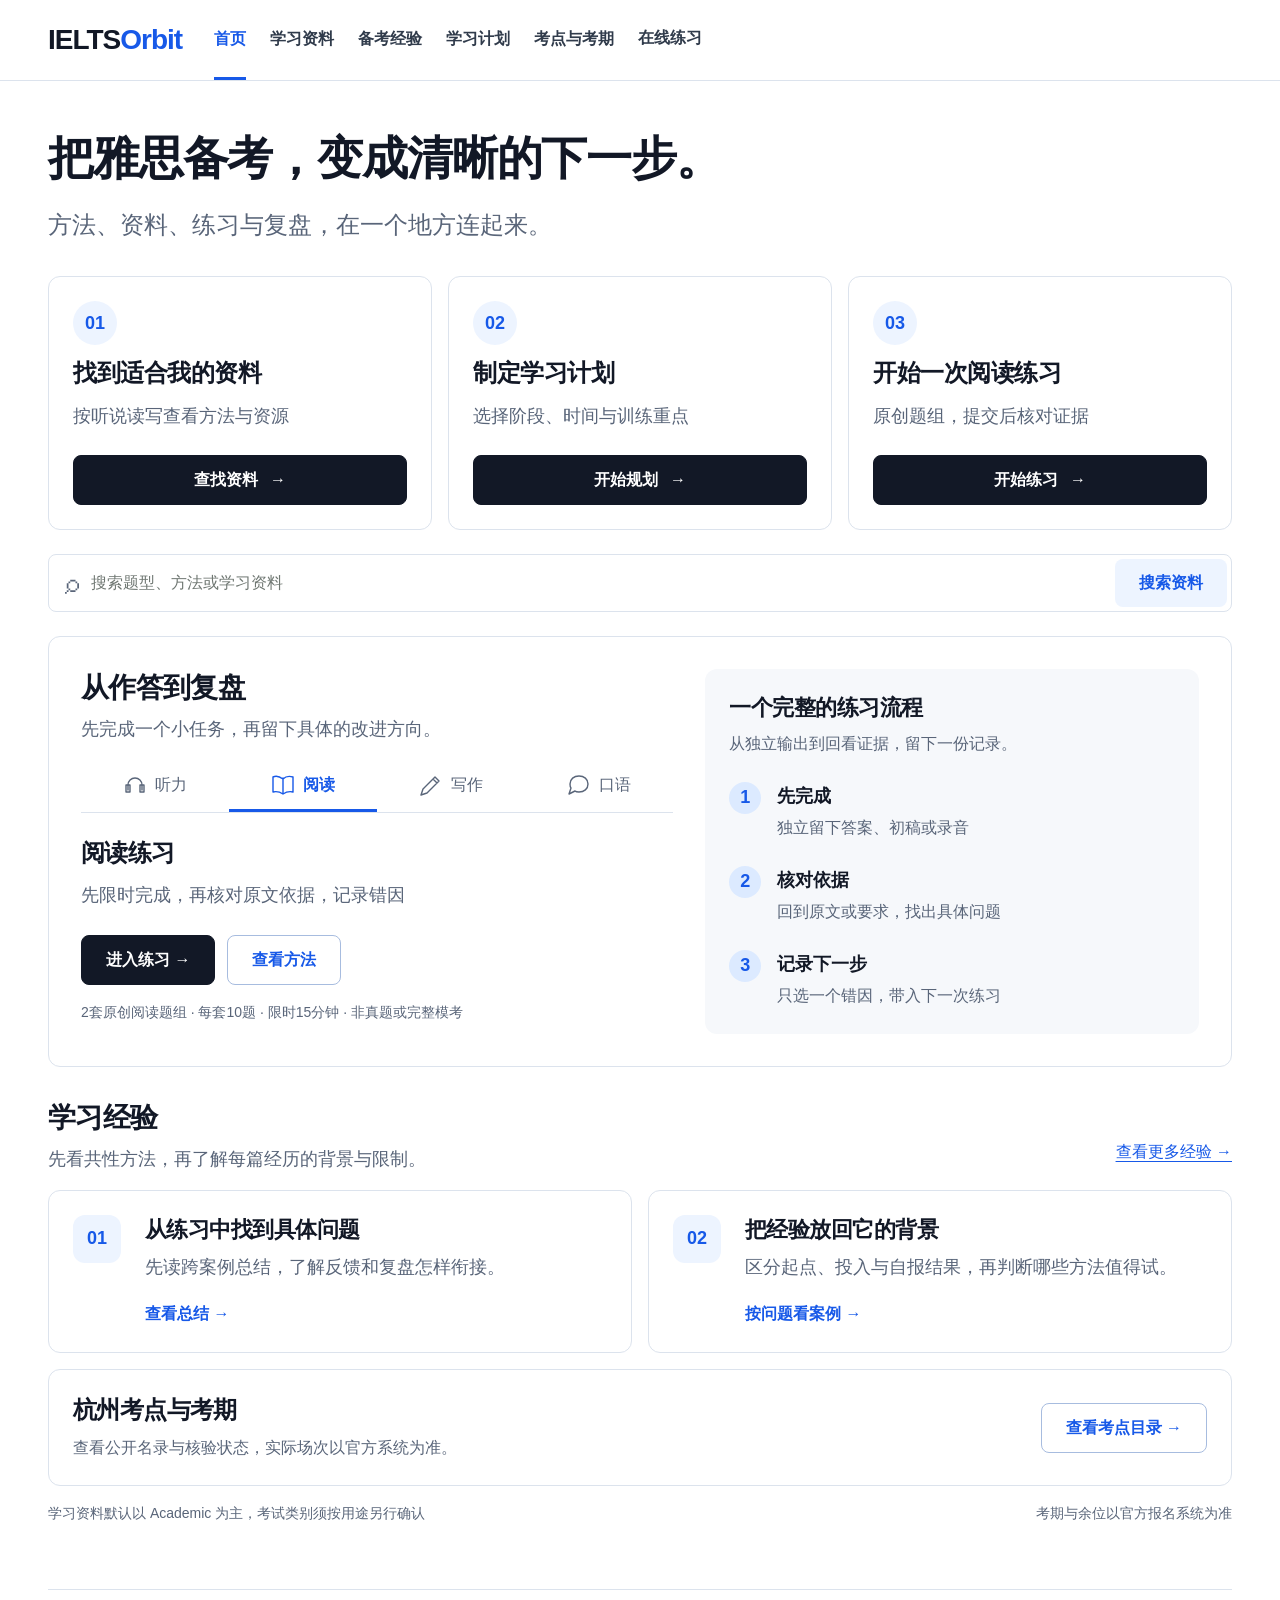
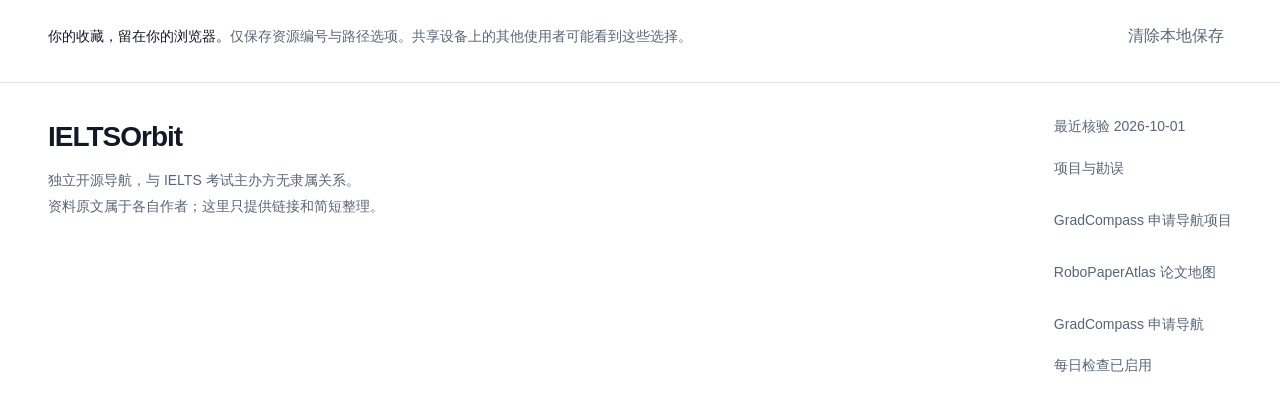
<file: index.html>
<!doctype html>
<html lang="zh-CN">
<head>
  <meta charset="UTF-8"><meta name="viewport" content="width=device-width, initial-scale=1">
  <meta name="description" content="IELTSOrbit：面向不同基础的雅思学习资源、备考路径，以及公开考点与考期信息。">
  <meta name="color-scheme" content="light">
  <meta http-equiv="Content-Security-Policy" content="default-src 'self'; script-src 'self'; style-src 'self'; img-src 'self' data:; connect-src 'self'; object-src 'none'; base-uri 'self'; form-action 'none'; frame-src 'none'">
  <title>IELTSOrbit · 雅思学习导航</title>
  <link rel="icon" href="./assets/favicon.svg" type="image/svg+xml">
  <link rel="stylesheet" href="./assets/styles.css?v=cfc01c25488c">
  <link rel="stylesheet" href="./assets/orbit-ui.css?v=a1bf65792953">
  <script defer src="./assets/orbit-ui.js?v=2a669343e508"></script>
  <script defer src="./assets/core.js?v=bcbe695cf086"></script><script defer src="./assets/experience.js?v=f0d72a40f0a9"></script><script defer src="./assets/app.js?v=f171ddf9b82a"></script>
</head>
<body>
<a id="skip-main" class="skip-link" href="#main">跳到主要内容</a>
<header class="site-header">
  <div class="header-inner"><a class="brand" href="#start" aria-label="IELTSOrbit 首页"><span>IELTS<span class="brand-orbit">Orbit</span></span></a>
  <button id="menu-toggle" class="menu-toggle" type="button" aria-expanded="false" aria-controls="main-navigation" aria-label="展开导航"><span aria-hidden="true">☰</span></button>
  <nav class="section-nav" id="main-navigation" role="tablist" aria-label="浏览内容"><button id="tab-start" role="tab" aria-controls="panel-start" aria-selected="true" data-tab="start">首页</button><button id="tab-library" role="tab" aria-controls="panel-library" aria-selected="false" tabindex="-1" data-tab="library">学习资料</button><button id="tab-experience" role="tab" aria-controls="panel-experience" aria-selected="false" tabindex="-1" data-tab="experience">备考经验</button><button id="tab-path" role="tab" aria-controls="panel-path" aria-selected="false" tabindex="-1" data-tab="path">学习计划</button><button id="tab-exams" role="tab" aria-controls="panel-exams" aria-selected="false" tabindex="-1" data-tab="exams">考点与考期</button><a class="nav-practice" href="./practice-preview/">在线练习</a></nav></div>
</header>
<main id="main" class="page-shell" tabindex="-1">
  <section id="site-intro" class="intro orbit-hero" aria-labelledby="page-title">
    <div class="hero-copy"><h1 id="page-title">把雅思备考，变成清晰的下一步。</h1><p class="intro-copy">方法、资料、练习与复盘，在一个地方连起来。</p></div>
    <div class="home-task-grid">
      <article class="home-task"><span class="task-index">01</span><h2>找到适合我的资料</h2><p>按听说读写查看方法与资源</p><button class="primary-button" type="button" data-go="library">查找资料 <span aria-hidden="true">→</span></button></article>
      <article class="home-task"><span class="task-index">02</span><h2>制定学习计划</h2><p>选择阶段、时间与训练重点</p><button class="primary-button" type="button" data-go="path">开始规划 <span aria-hidden="true">→</span></button></article>
      <article class="home-task"><span class="task-index">03</span><h2>开始一次阅读练习</h2><p>原创题组，提交后核对证据</p><a class="primary-button" href="./practice-preview/">开始练习 <span aria-hidden="true">→</span></a></article>
    </div>
    <form id="home-search-form" class="home-search" role="search" aria-label="搜索学习资料"><label class="visually-hidden" for="home-search">搜索题型、方法或学习资料</label><span aria-hidden="true">⌕</span><input id="home-search" type="search" placeholder="搜索题型、方法或学习资料" autocomplete="off"><button type="submit">搜索资料</button></form>
  </section>

  <section id="panel-start" class="panel" role="tabpanel" aria-labelledby="tab-start">
    <div class="home-learning"><div class="home-learning-main"><div class="home-subject-heading"><h2>从作答到复盘</h2><p>先完成一个小任务，再留下具体的改进方向。</p></div>
    <div class="home-subject-tabs" role="tablist" aria-label="选择今天的练习科目"><button type="button" id="home-tab-listening" data-home-skill="listening" role="tab" aria-selected="false" aria-controls="home-panel-listening" tabindex="-1"><svg class="skill-icon " viewBox="0 0 24 24" fill="none" stroke="currentColor" stroke-width="1.4" stroke-linecap="round" stroke-linejoin="round" aria-hidden="true"><path d="M5 17v-5a7 7 0 0 1 14 0v5M5 12H3v7h4v-7H5m14 0h2v7h-4v-7h2"/></svg><span>听力</span></button><button type="button" id="home-tab-reading" data-home-skill="reading" role="tab" aria-selected="true" aria-controls="home-panel-reading" tabindex="0"><svg class="skill-icon " viewBox="0 0 24 24" fill="none" stroke="currentColor" stroke-width="1.4" stroke-linecap="round" stroke-linejoin="round" aria-hidden="true"><path d="M12 5v16M12 6C8 3 4 3 2 4v15c4-1 7 0 10 2 3-2 6-3 10-2V4c-3-1-7-1-10 2Z"/></svg><span>阅读</span></button><button type="button" id="home-tab-writing" data-home-skill="writing" role="tab" aria-selected="false" aria-controls="home-panel-writing" tabindex="-1"><svg class="skill-icon " viewBox="0 0 24 24" fill="none" stroke="currentColor" stroke-width="1.4" stroke-linecap="round" stroke-linejoin="round" aria-hidden="true"><path d="m4 16 12-12 4 4L8 20l-6 2 2-6Zm10-10 4 4"/></svg><span>写作</span></button><button type="button" id="home-tab-speaking" data-home-skill="speaking" role="tab" aria-selected="false" aria-controls="home-panel-speaking" tabindex="-1"><svg class="skill-icon " viewBox="0 0 24 24" fill="none" stroke="currentColor" stroke-width="1.4" stroke-linecap="round" stroke-linejoin="round" aria-hidden="true"><path d="M21 11c0 5-4 8-9 8-1 0-3 0-4-1l-6 3 2-6c-1-1-1-3-1-4 0-5 4-8 9-8s9 3 9 8Z"/></svg><span>口语</span></button></div><section id="home-panel-listening" class="home-subject-card" role="tabpanel" aria-labelledby="home-tab-listening" hidden><div class="home-subject-art"><svg class="skill-icon " viewBox="0 0 24 24" fill="none" stroke="currentColor" stroke-width="1.4" stroke-linecap="round" stroke-linejoin="round" aria-hidden="true"><path d="M5 17v-5a7 7 0 0 1 14 0v5M5 12H3v7h4v-7H5m14 0h2v7h-4v-7h2"/></svg></div><div class="home-subject-content"><h3>听力练习</h3><p>先听一小段，再对照文本，找出没有听清的地方</p><div class="home-card-actions"><button type="button" class="primary-button" data-intent="listening">跟着方法开始 →</button><button type="button" class="secondary-button" data-intent="listening">查看方法</button></div><p class="home-practice-note">从方法页选择材料，在自己的答案、初稿或录音中练习</p></div></section><section id="home-panel-reading" class="home-subject-card" role="tabpanel" aria-labelledby="home-tab-reading"><div class="home-subject-art"><svg class="skill-icon " viewBox="0 0 24 24" fill="none" stroke="currentColor" stroke-width="1.4" stroke-linecap="round" stroke-linejoin="round" aria-hidden="true"><path d="M12 5v16M12 6C8 3 4 3 2 4v15c4-1 7 0 10 2 3-2 6-3 10-2V4c-3-1-7-1-10 2Z"/></svg></div><div class="home-subject-content"><h3>阅读练习</h3><p>先限时完成，再核对原文依据，记录错因</p><div class="home-card-actions"><a class="primary-button" href="./practice-preview/">进入练习 →</a><button type="button" class="secondary-button" data-intent="reading">查看方法</button></div><p class="home-practice-note">2套原创阅读题组 · 每套10题 · 限时15分钟 · 非真题或完整模考</p></div></section><section id="home-panel-writing" class="home-subject-card" role="tabpanel" aria-labelledby="home-tab-writing" hidden><div class="home-subject-art"><svg class="skill-icon " viewBox="0 0 24 24" fill="none" stroke="currentColor" stroke-width="1.4" stroke-linecap="round" stroke-linejoin="round" aria-hidden="true"><path d="m4 16 12-12 4 4L8 20l-6 2 2-6Zm10-10 4 4"/></svg></div><div class="home-subject-content"><h3>写作练习</h3><p>先留下一份初稿，再对照要求逐项修改</p><div class="home-card-actions"><button type="button" class="primary-button" data-intent="writing">跟着方法开始 →</button><button type="button" class="secondary-button" data-intent="writing">查看方法</button></div><p class="home-practice-note">从方法页选择材料，在自己的答案、初稿或录音中练习</p></div></section><section id="home-panel-speaking" class="home-subject-card" role="tabpanel" aria-labelledby="home-tab-speaking" hidden><div class="home-subject-art"><svg class="skill-icon " viewBox="0 0 24 24" fill="none" stroke="currentColor" stroke-width="1.4" stroke-linecap="round" stroke-linejoin="round" aria-hidden="true"><path d="M21 11c0 5-4 8-9 8-1 0-3 0-4-1l-6 3 2-6c-1-1-1-3-1-4 0-5 4-8 9-8s9 3 9 8Z"/></svg></div><div class="home-subject-content"><h3>口语练习</h3><p>先录下一段回答，再回听表达与衔接的问题</p><div class="home-card-actions"><button type="button" class="primary-button" data-intent="speaking">跟着方法开始 →</button><button type="button" class="secondary-button" data-intent="speaking">查看方法</button></div><p class="home-practice-note">从方法页选择材料，在自己的答案、初稿或录音中练习</p></div></section>
    </div><aside class="home-method-flow" aria-label="一次完整的练习流程"><h3>一个完整的练习流程</h3><p>从独立输出到回看证据，留下一份记录。</p><ol><li><span>1</span><div><strong>先完成</strong><p>独立留下答案、初稿或录音</p></div></li><li><span>2</span><div><strong>核对依据</strong><p>回到原文或要求，找出具体问题</p></div></li><li><span>3</span><div><strong>记录下一步</strong><p>只选一个错因，带入下一次练习</p></div></li></ol></aside></div>
    <div class="home-experience-heading"><div><h2>学习经验</h2><p>先看共性方法，再了解每篇经历的背景与限制。</p></div><a href="#experience">查看更多经验 →</a></div>
    <div class="home-experience-grid"><a href="#experience" class="home-experience"><span class="home-experience-icon" aria-hidden="true">01</span><div><h3>从练习中找到具体问题</h3><p>先读跨案例总结，了解反馈和复盘怎样衔接。</p><span class="inline-link">查看总结 →</span></div></a><a href="#experience" class="home-experience"><span class="home-experience-icon" aria-hidden="true">02</span><div><h3>把经验放回它的背景</h3><p>区分起点、投入与自报结果，再判断哪些方法值得试。</p><span class="inline-link">按问题看案例 →</span></div></a></div>
    <div class="home-center-strip"><div><h2>杭州考点与考期</h2><p>查看公开名录与核验状态，实际场次以官方系统为准。</p></div><a class="secondary-button" href="#exams">查看考点目录 →</a></div>
    <div class="home-disclosure"><span>学习资料默认以 Academic 为主，考试类别须按用途另行确认</span><span>考期与余位以官方报名系统为准</span></div>
  </section>
  <section id="panel-library" class="panel" role="tabpanel" aria-labelledby="tab-library" hidden>
    <div class="section-heading library-heading"><div><h1 id="library-title">学习资料</h1><p>先读单科重点与资料摘要，再留下答案、初稿或录音。原文放在站内详情的最后。</p></div></div>
    <div id="plan-return" class="journey-return" hidden><a href="#path/result">← 回到今天与本周计划</a><span>查看资料不会改动已保存的选择</span></div>
    <form id="filter-form" class="guided-filter" role="search" aria-label="筛选学习资料">
      <label class="search-control"><span>搜索当前资料</span><input id="search" type="search" placeholder="例如：定位、录音、写作反馈" autocomplete="off"></label>
      <label class="scope-control"><span>资料范围</span><select id="recommendation-filter" aria-describedby="scope-help"><option value="recommended" selected>默认推荐</option><option value="all">全部资料（含比较案例）</option><option value="reference">仅参考案例（非推荐）</option></select></label>
      <p id="scope-help" class="scope-help">科目与资料范围分别筛选；默认展示推荐资料。</p>
      <details id="advanced-filters" class="advanced-filters"><summary id="advanced-filter-summary">更多筛选：来源、阶段、费用和访问</summary><div class="filter-bar">
        <label><span>来源</span><select id="source-filter"><option value="all">全部来源</option><option value="official">官方</option><option value="teacher">教师 / 教学平台</option><option value="experience">考生经验</option></select></label>
        <label><span>练习科目</span><select id="skill-filter"><option value="all">全部科目</option><option value="listening" selected>听力</option><option value="reading">阅读</option><option value="writing">写作</option><option value="speaking">口语</option><option value="general">综合 / 考试信息</option><option value="vocabulary">词汇</option></select></label>
        <label><span>学习阶段</span><select id="level-filter"><option value="all">不限阶段</option><option value="foundation">打基础</option><option value="developing">进阶练习</option><option value="advanced">精细提升</option></select></label>
        <label><span>费用</span><select id="price-filter"><option value="all">不限费用</option><option value="free">免费</option><option value="mixed">免费与付费</option><option value="paid">付费</option></select></label>
        <label><span>访问</span><select id="access-filter"><option value="all">不限访问方式</option><option value="open">可直接访问</option><option value="account">需要账户</option><option value="varies">以来源页为准</option></select></label>
      </div></details>
    </form>
    <div class="library-layout">
    <div id="skill-navigation" class="skill-navigation" aria-label="选择学习科目"></div>
    <div id="learning-guide" class="learning-guide"></div>
    </div>
    <div class="subsection-heading resource-heading"><div><h3 id="resource-heading">配套资料</h3><p>卡片先读摘要；展开详情后，再决定要不要去原文。</p></div></div>
    <div class="results-toolbar"><p id="result-count" role="status" aria-live="polite">正在读取资料…</p><div class="result-actions"><button id="saved-filter" class="text-button" type="button" aria-pressed="false">仅看已收藏 <span id="saved-count">0</span></button><button id="reset-filters" class="text-button" type="button">清除筛选</button></div></div>
    <div id="load-error" class="notice" hidden><h3>资料暂时没有加载成功</h3><p>请刷新重试。备考路径仍可使用；不要把加载失败当作没有资源。</p><button id="retry-load" class="secondary-button" type="button">重新加载资料</button></div>
    <div id="active-filters" class="active-filters" role="group" aria-label="当前资料筛选，可逐项移除" hidden></div>
    <div id="resource-grid" class="resource-grid"></div>
    <div id="empty-state" class="empty-state" hidden><span aria-hidden="true">⌕</span><h3>暂时没有匹配的资料</h3><p>试试减少筛选条件，或搜索更宽泛的关键词。</p><button id="empty-reset" class="secondary-button" type="button">恢复默认筛选</button></div>
    <aside class="source-guide" aria-labelledby="source-guide-title"><h3 id="source-guide-title">同样是资料，证据的分量不同</h3><div class="source-guide-grid"><p><strong>官方资料</strong>用于核对考试形式、评分标准和报名政策。</p><p><strong>教师讲解</strong>提供训练方法，效果仍需用自己的练习检验。</p><p><strong>考生经验</strong>适合借鉴过程，个人成绩不代表可复制的结果。</p></div><details class="coverage-details"><summary>本轮核验范围与覆盖缺口</summary><div id="coverage-list"></div></details><details class="coverage-details"><summary>经验怎么用：方法、分歧与证据边界</summary><div id="evidence-review"></div></details></aside>
  </section>
  <section id="panel-experience" class="panel" role="tabpanel" aria-labelledby="tab-experience" hidden><div class="section-heading"><div><p class="eyebrow">看清别人做了什么，再判断是否适合自己</p><h1 id="experience-title">备考经验</h1><p>先读跨案例总结，再按你的问题看过程。自报成绩与备考时长不能直接变成你的提分计划。</p></div></div><div id="experience-root"></div></section>
  <section id="panel-path" class="panel" role="tabpanel" aria-labelledby="tab-path" hidden>
    <div class="section-heading"><div><p class="eyebrow">四个小选择，换成今天能做的事</p><h1>制定学习计划</h1><p>不用先估分，也不用现在决定首考日期。按你的回答给出可调整的练习建议。</p></div></div>
    <ol class="journey-steps" aria-label="计划使用顺序"><li><strong>1 · 填四项选择</strong><span>不确定的项目可以跳过</span></li><li><strong>2 · 看今天与7天安排</strong><span>每项任务都能打开方法和资料</span></li><li><strong>3 · 练完后再调整</strong><span>按自己的记录改优先项</span></li></ol>
    <div class="plan-shell">
      <div id="plan-wizard" class="plan-wizard"><aside class="wizard-explainer"><p class="eyebrow">可随时调整的起步安排</p><h3>给今天留一个清晰的任务</h3><ol><li><strong>训练</strong><span>按可用时间完成一个小任务</span></li><li><strong>反馈</strong><span>对照原文或评分要求找问题</span></li><li><strong>复盘</strong><span>留下一条明天能尝试的动作</span></li></ol><p class="micro-copy">不确定的经历、分数和优先项都可以不填写。计划不估分，也不预测提分周期。</p></aside>
        <ol id="plan-progress" class="plan-progress" aria-label="计划制定进度"></ol>
        <form id="plan-form">
          <fieldset id="plan-step-1" class="plan-step" tabindex="-1"><legend>1. 你考过雅思吗？</legend><p>只用于决定是否先熟悉题型，不据此推算能力。</p><label><span>考试经历</span><select id="exam-history"><option value="unknown">暂不填写 / 不确定</option><option value="no">还没考过</option><option value="yes">考过</option></select></label><label><span>已有的分数参照（可跳过）</span><select id="baseline"><option value="unknown">没有可靠参照 / 暂不填写</option><option value="5.5">约 5.5</option><option value="6">约 6.0</option><option value="6.5">约 6.5</option></select></label></fieldset>
          <fieldset id="plan-step-2" class="plan-step" tabindex="-1" hidden><legend>2. 你希望达到什么要求？</legend><p>目标用于提醒核对总分与单项门槛，不代表能在一周内达到。</p><label><span>目标总分参考</span><select id="target"><option value="unknown" selected>还不确定 / 先开始学习</option><option value="6.5">6.5</option><option value="7">7.0</option><option value="7.5">7.5 及以上</option></select></label></fieldset>
          <fieldset id="plan-step-3" class="plan-step" tabindex="-1" hidden><legend>3. 每天能留出多少时间？</legend><p>把任务拆到这段时间里，没完成可以移到下一天。</p><label><span>每天可用时间</span><select id="daily-time"><option value="15">约 15 分钟</option><option value="30" selected>约 30 分钟</option><option value="60">约 60 分钟</option><option value="90">约 90 分钟</option></select></label></fieldset>
          <fieldset id="plan-step-4" class="plan-step" tabindex="-1" hidden><legend>4. 哪一科最需要帮助？</legend><p>不知道也可以。我们会先安排轮流观察四科，之后你再调整。</p><label><span>本周优先项</span><select id="weak-skill"><option value="unknown">还不知道，先观察</option><option value="listening">听力</option><option value="reading">阅读</option><option value="writing">写作</option><option value="speaking">口语</option></select></label></fieldset>
          <div class="wizard-actions"><button id="cancel-plan-edit" class="text-button" type="button" hidden>取消调整，返回原计划</button><button id="plan-back" class="secondary-button" type="button">上一步</button><button id="plan-next" class="primary-button" type="button">下一步</button></div>
        </form>
      </div>
      <p id="plan-draft-status" class="notice plan-draft-status" role="status" hidden></p>
      <div id="path-result" class="path-result" aria-live="polite" hidden></div>
      <div id="plan-result-actions" class="plan-result-actions" hidden><button id="edit-plan" class="secondary-button" type="button">调整这份计划</button><button id="save-path" class="text-button" type="button">保存这组选择</button><button id="discard-plan-draft" class="text-button" type="button" hidden>放弃调整，返回原计划</button></div>
      <p class="micro-copy">仅保存在本浏览器，不上传、不登录，也不会跨设备同步。清除浏览器数据会丢失选择。</p><p id="path-save-status" class="save-status" role="status" aria-live="polite"></p>
    </div>
    <div class="practice-note"><h3>用可观察的变化衡量练习</h3><p>以下为编辑建议，不是成绩或周期承诺。</p><ul id="methodology-list" class="methodology-list"></ul><div id="methodology-sources" class="methodology-sources"></div><button class="text-button" type="button" data-go="library">回到资料库挑选练习</button></div>
  </section>
  <section id="panel-exams" class="panel" role="tabpanel" aria-labelledby="tab-exams" hidden>
    <div class="section-heading"><div><p class="eyebrow">先核对，再安排</p><h1>杭州考点与考期</h1><p>从杭州开始整理公开信息。城市与考点介绍不等于实时可报名场次。</p></div><span class="location-chip">杭州 · 首批覆盖</span></div>
    <div id="exam-overview" class="exam-overview"></div>
    <div class="subsection-heading"><h3>在哪里考？</h3><p>先比较地点，展开看地址与核验范围。公开名录不代表当期开放。</p></div><div id="center-list" class="center-list"></div>
    <div class="subsection-heading"><h3>什么时候考？</h3><p>公开计划日期与杭州可报名场次、余位是不同信息。</p></div><div id="calendar-list" class="calendar-list"></div>
    <div class="subsection-heading"><h3>报名前需要知道</h3><p>先读摘要，展开后再核对官方原文。</p></div><div id="policy-grid" class="policy-grid"></div>
    <div class="exam-warning"><strong>准备报名时，再核对当期安排</strong><p>最终考试地点、日期、余位与费用，以官方报名系统当前显示为准。是否报名和选择哪一天由你决定。</p><a class="primary-button" id="booking-link" href="https://ielts.neea.cn/" target="_blank" rel="noopener noreferrer">前往官方报名平台 ↗</a></div>
    <div id="exam-data-empty" class="empty-state" hidden><h3>公开信息正在校核</h3><p>请先使用官方报名平台查看当期安排。</p></div>
  </section>
  <aside class="local-note"><p><strong>你的收藏，留在你的浏览器。</strong>仅保存资源编号与路径选项。共享设备上的其他使用者可能看到这些选择。</p><button id="clear-local" class="text-button" type="button">清除本地保存</button><p id="local-status" role="status" aria-live="polite"></p></aside>
</main>
<footer class="site-footer"><div><a class="brand footer-brand" href="#library">IELTSOrbit</a><p>独立开源导航，与 IELTS 考试主办方无隶属关系。</p><p>资料原文属于各自作者；这里只提供链接和简短整理。</p></div><div class="footer-links"><span id="checked-date">首版资料校核中</span><a href="https://github.com/CHUNHUI-LAB/IELTSOrbit" target="_blank" rel="noopener noreferrer">项目与勘误</a><a href="https://github.com/CHUNHUI-LAB/GradCompass" target="_blank" rel="noopener noreferrer">GradCompass 申请导航项目</a><a href="https://chunhui-lab.github.io/RoboPaperAtlas/" target="_blank" rel="noopener noreferrer">RoboPaperAtlas 论文地图</a><a href="https://chunhui-lab.github.io/GradCompass/" target="_blank" rel="noopener noreferrer">GradCompass 申请导航</a><span id="update-status">每日检查已启用</span></div></footer>
<noscript><p class="noscript">此页筛选需要 JavaScript。考试安排可直接前往 <a href="https://ielts.neea.cn/">官方报名平台</a>核对。</p></noscript>
</body></html>
</file>
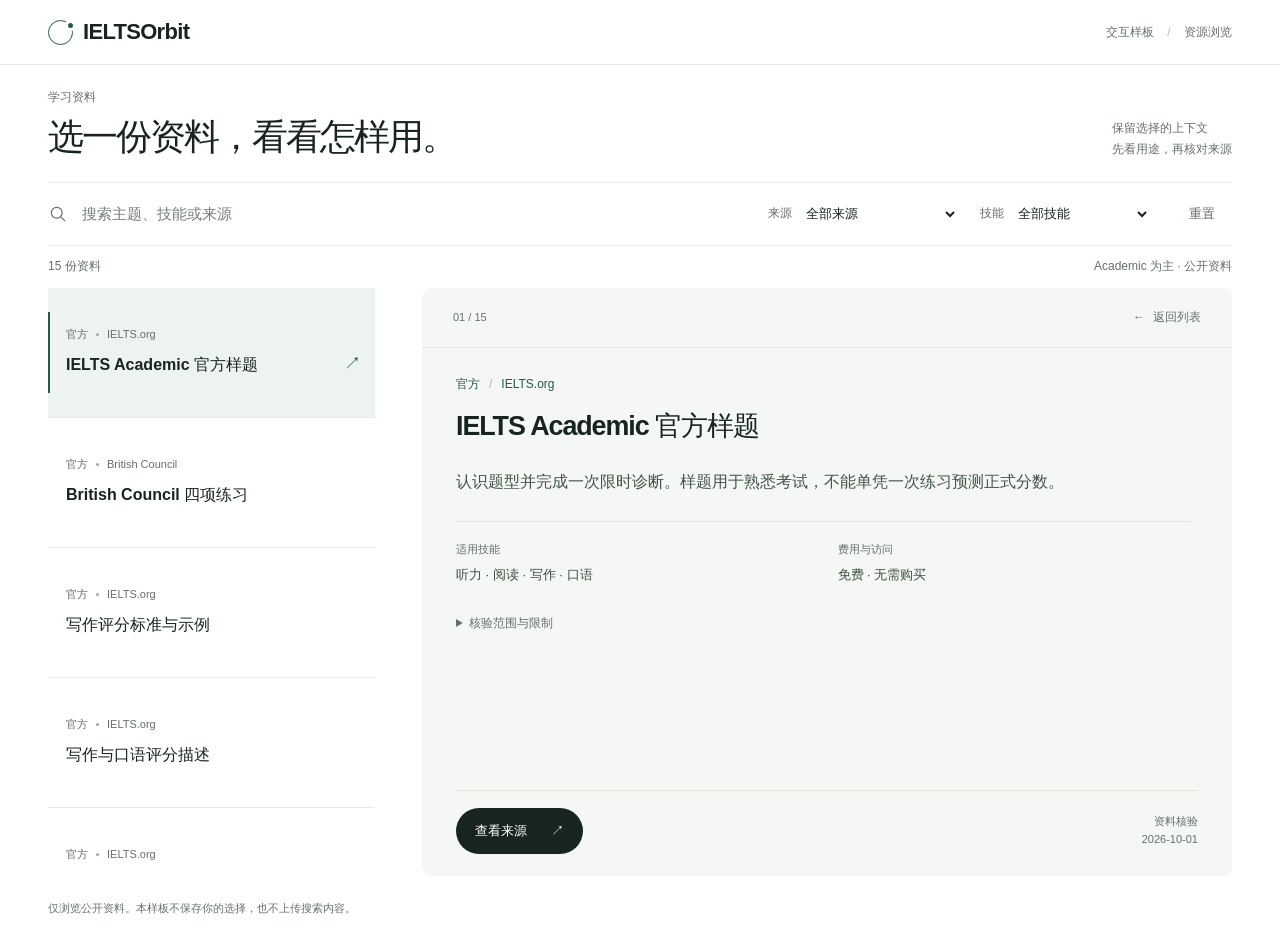
<file: interaction-preview/index.html>
<!doctype html>
<html lang="zh-CN">
<head>
  <meta charset="utf-8">
  <meta name="viewport" content="width=device-width, initial-scale=1">
  <meta name="color-scheme" content="light">
  <meta name="referrer" content="no-referrer">
  <meta http-equiv="Content-Security-Policy" content="default-src 'self'; script-src 'self'; style-src 'self'; img-src 'self' data:; connect-src 'self'; object-src 'none'; base-uri 'self'; form-action 'none'; frame-src 'none'">
  <title>IELTSOrbit · 资源浏览交互样板</title>
  <link rel="stylesheet" href="./assets/preview.css">
  <script defer src="./assets/core.js"></script>
  <script defer src="./assets/preview.js"></script>
</head>
<body>
  <a class="skip-link" href="#resource-list">跳到资料列表</a>
  <header id="header-shell" class="site-header">
    <div class="header-inner">
      <a class="brand" href="./" aria-label="IELTSOrbit 交互样板首页"><span class="brand-mark" aria-hidden="true"></span>IELTSOrbit</a>
      <span class="preview-label">交互样板 <span aria-hidden="true">/</span> 资源浏览</span>
    </div>
  </header>
  <main class="page-shell">
    <section id="module-intro" class="module-intro" aria-labelledby="page-title">
      <div><p class="eyebrow">学习资料</p><h1 id="page-title">选一份资料，看看怎样用。</h1></div>
      <p class="intro-note">保留选择的上下文<br>先看用途，再核对来源</p>
    </section>
    <form id="filters" class="filter-bar" role="search" aria-label="筛选资料">
      <label class="search-field"><span class="sr-only">搜索资料</span><svg viewBox="0 0 24 24" aria-hidden="true"><circle cx="10.5" cy="10.5" r="6.5"></circle><path d="m15.5 15.5 5 5"></path></svg><input id="search" type="search" placeholder="搜索主题、技能或来源" autocomplete="off"></label>
      <label class="select-field"><span>来源</span><select id="source-filter"><option value="all">全部来源</option><option value="official">官方</option><option value="teacher">教师 / 教学平台</option><option value="experience">考生经验</option></select></label>
      <label class="select-field"><span>技能</span><select id="skill-filter"><option value="all">全部技能</option><option value="listening">听力</option><option value="reading">阅读</option><option value="writing">写作</option><option value="speaking">口语</option><option value="vocabulary">词汇</option><option value="general">综合</option></select></label>
      <button id="reset-filters" class="reset-button" type="button">重置</button>
    </form>
    <div id="results-toolbar" class="workspace-heading"><p id="result-count" role="status" aria-live="polite">正在读取资料…</p><span>Academic 为主 · 公开资料</span></div>
    <section id="workspace" class="workspace" aria-label="资料浏览">
      <div class="master">
        <div id="resource-list" class="resource-list" tabindex="-1" aria-label="可选资料"></div>
        <div id="list-empty" class="list-empty" hidden><h2>还没有匹配的资料</h2><p>减少一个条件，或试试更宽泛的关键词。</p><button class="quiet-button" id="empty-reset" type="button">清除筛选</button></div>
        <div id="load-error" class="list-empty" hidden><h2>资料暂时无法读取</h2><p>读取失败不代表没有资料。</p><button class="quiet-button" id="retry" type="button">重新读取</button></div>
      </div>
      <section id="detail-frame" class="detail-frame" aria-labelledby="detail-heading" tabindex="-1">
        <div class="detail-toolbar"><span id="detail-position">资料预览</span><button id="return-button" class="return-button" type="button" disabled><span aria-hidden="true">←</span> 返回列表</button></div>
        <div id="detail-stage" class="detail-stage"></div>
      </section>
    </section>
    <p class="footer-note">仅浏览公开资料。本样板不保存你的选择，也不上传搜索内容。</p>
    <p id="selection-status" class="sr-only" role="status" aria-live="polite"></p>
  </main>
  <noscript><p>交互样板需要 JavaScript。可直接阅读 <a href="./data/catalog.json">公开资料数据</a>。</p></noscript>
</body>
</html>
</file>
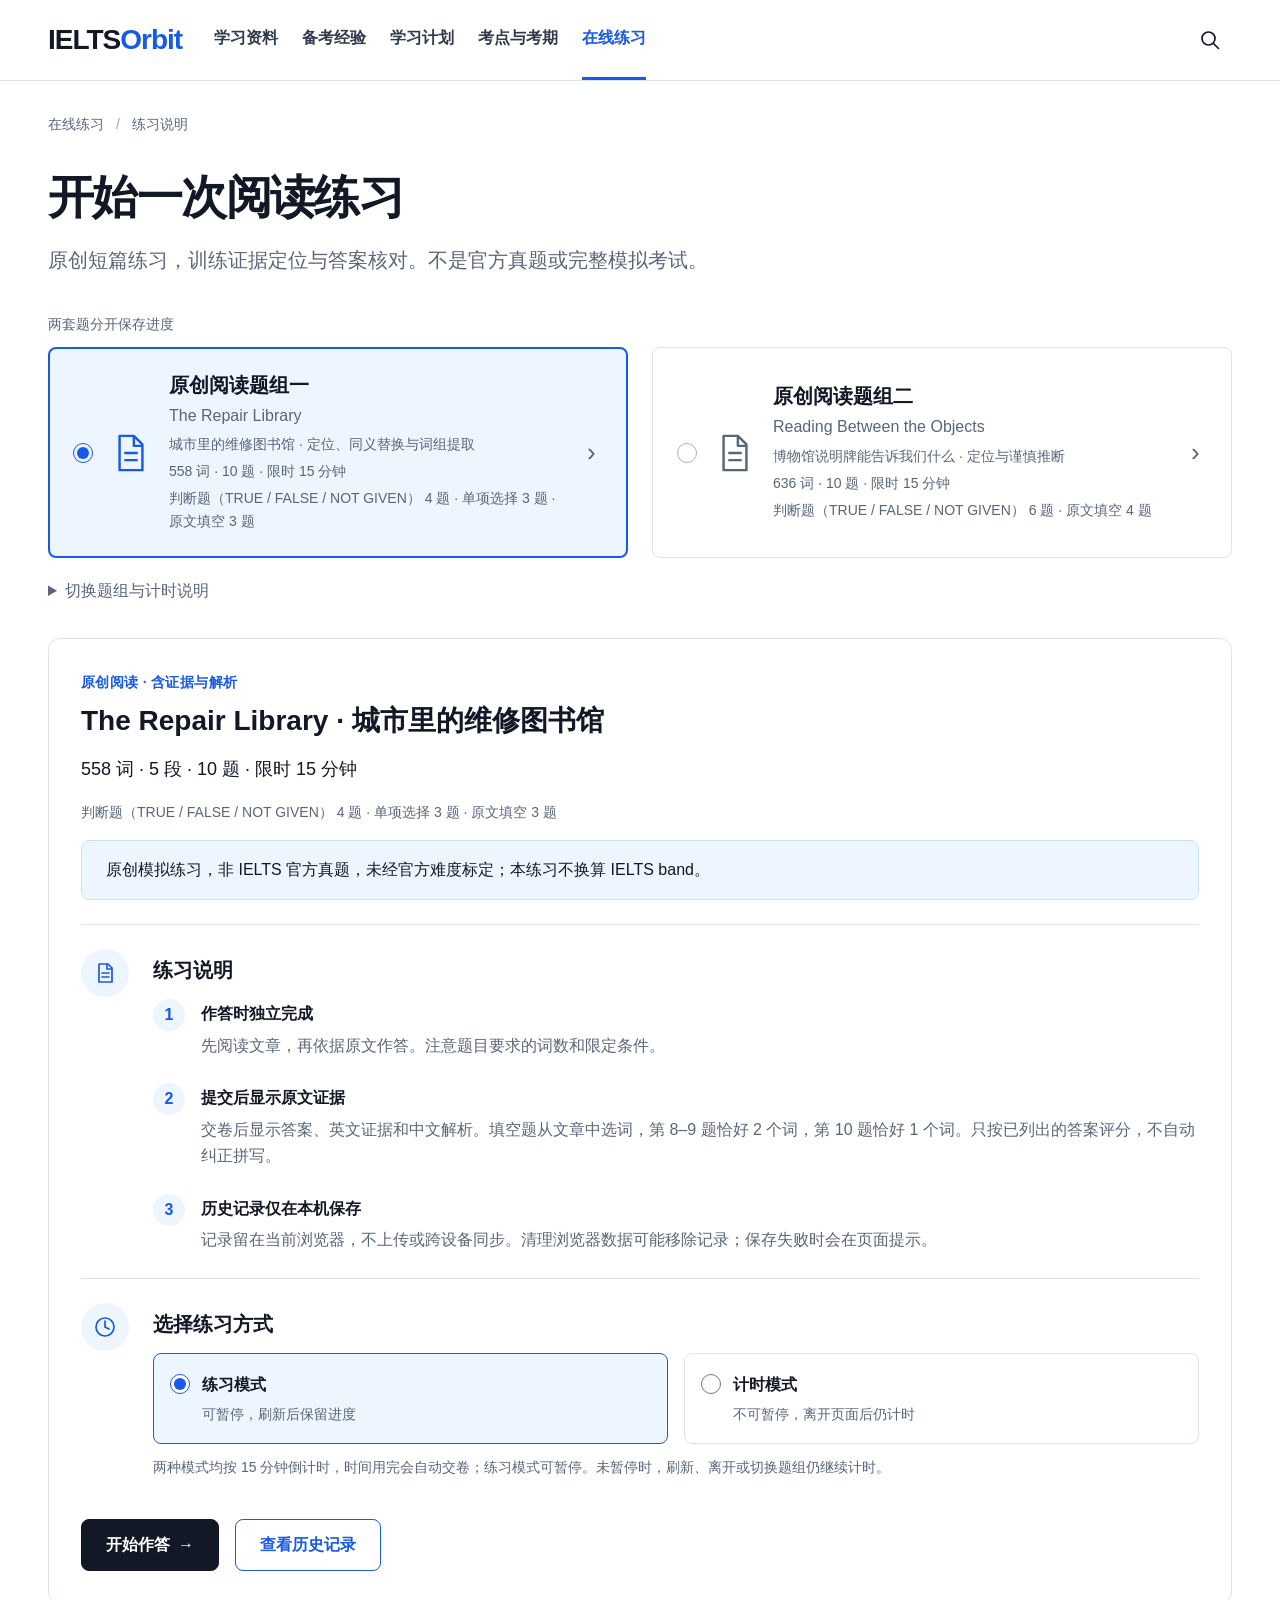
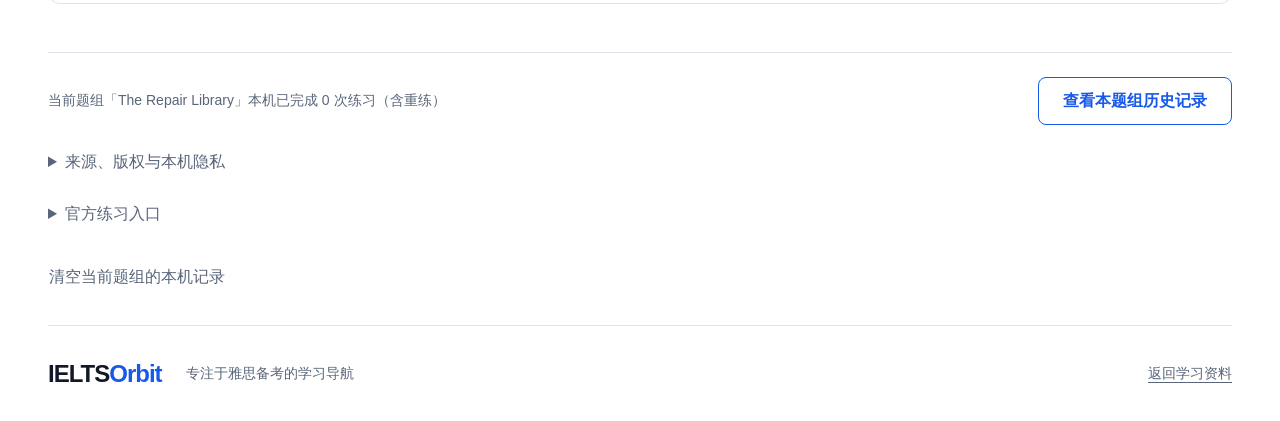
<file: practice-preview/index.html>
<!doctype html>
<html lang="zh-CN">
<head>
  <meta charset="utf-8">
  <meta name="viewport" content="width=device-width, initial-scale=1">
  <meta name="referrer" content="no-referrer">
  <meta http-equiv="Content-Security-Policy" content="default-src 'self'; script-src 'self'; style-src 'self'; connect-src 'none'; img-src 'self' data:; object-src 'none'; base-uri 'none'">
  <title>IELTSOrbit · 原创阅读练习</title>
  <link rel="stylesheet" href="assets/practice.css?v=cc6a54b839c4">
  <script defer src="data/content.js?v=7b20d0cfc576"></script>
  <script defer src="data/museum-labels.js?v=310381585915"></script>
  <script defer src="data/sets.js?v=a69bfbeacae7"></script>
  <script defer src="assets/core.js?v=2a5356e412d3"></script>
  <script defer src="assets/practice.js?v=6a82e6a1fd74"></script>
</head>
<body>
  <a id="practice-skip-main" class="skip-link" href="#main">跳到练习内容</a>
  <header class="site-header">
    <div class="header-inner">
      <a class="brand" href="../#start" aria-label="IELTSOrbit 学习首页">IELTS<span>Orbit</span></a>
      <nav class="main-navigation" aria-label="主导航">
        <a href="../#library">学习资料</a>
        <a href="../#experience">备考经验</a>
        <a href="../#path">学习计划</a>
        <a href="../#exams">考点与考期</a>
        <a id="practice-home" href="index.html" aria-current="page">在线练习</a>
      </nav>
      <a class="header-search" href="../#library" aria-label="查找学习资料"><svg viewBox="0 0 24 24" width="24" height="24" aria-hidden="true"><circle cx="10.5" cy="10.5" r="6.5"></circle><path d="m15.5 15.5 5 5"></path></svg></a>
    </div>
  </header>
  <main id="main" tabindex="-1">
    <div id="storage-warning" class="warning" role="status" hidden>浏览器存储不可用：本次仍可练习，但刷新后可能无法保留进度与错题。</div>
    <div id="storage-conflict" class="warning" role="alert" tabindex="-1" hidden>
      <p>本机练习记录已在另一标签页更新，或暂时无法读取。为避免覆盖最新答案，当前页已停止保存和作答，计时显示已冻结；最新记录及其计时不受影响，当前内容仍保留在本页。请先记下尚未保存的输入，再重新载入最新记录。</p>
      <button id="reload-latest" type="button">重新载入最新记录</button>
    </div>
    <p id="save-status" role="status" hidden>正在处理并保存更改，请稍候再离开此页。</p>
    <p class="breadcrumb">在线练习 <span aria-hidden="true">/</span> <span id="practice-stage">练习说明</span></p>
    <section id="practice-heading" class="page-heading" aria-labelledby="practice-heading-title">
      <h1 id="practice-heading-title">开始一次阅读练习</h1>
      <p class="lead">原创短篇练习，训练证据定位与答案核对。不是官方真题或完整模拟考试。</p>
    </section>
    <section id="set-picker" aria-labelledby="set-picker-title">
      <div class="set-picker-heading"><h2 id="set-picker-title" class="sr-only">选择原创阅读题组</h2><span class="hint">两套题分开保存进度</span></div>
      <div id="set-choices" class="set-choices"></div>
      <details class="set-switch-note"><summary>切换题组与计时说明</summary><p class="hint">切换题组不会清空另一套进度；未暂停的练习仍按原截止时间计时。需要中断时，请在练习模式先点“暂停”。练习时长为本站设置，未经考生试测校准。</p></details>
    </section>
    <div id="set-switch-help" class="warning" role="status" tabindex="-1" hidden><p>当前页有尚未安全保存的内容，请保留此页。可以在新标签页打开另一套题，继续本页时原内容仍在。</p><a id="set-open-separate" target="_blank" rel="noopener noreferrer">在新标签页打开所选题组 ↗</a></div>
    <p id="set-route-warning" class="warning" role="status" hidden>这个题组地址暂不可用，已显示原有的 The Repair Library；没有读取或改写其他题组记录。</p>
    <section id="intro" class="intro-panel" tabindex="-1" aria-labelledby="set-title">
      <div class="intro-summary">
        <p class="eyebrow">原创阅读 · 含证据与解析</p>
        <h2 id="set-title">The Repair Library · 城市里的维修图书馆</h2>
        <p id="set-stats">558 词 · 5 段 · 10 题 · 限时 15 分钟</p>
        <p id="set-types" class="hint"></p>
        <p id="set-notice" class="notice">原创模拟练习，非 IELTS 官方真题，未经官方难度标定；本练习不换算 IELTS band。</p>
      </div>
      <div class="instruction-block">
        <div class="section-icon" aria-hidden="true"><svg viewBox="0 0 24 24"><path d="M6 3h9l4 4v14H6zM14 3v5h5M9 12h7M9 16h7"></path></svg></div>
        <div class="instruction-content"><h3>练习说明</h3>
          <ol class="instruction-list">
            <li><div><strong>作答时独立完成</strong><p>先阅读文章，再依据原文作答。注意题目要求的词数和限定条件。</p></div></li>
            <li><div><strong>提交后显示原文证据</strong><p id="set-instructions">交卷后显示答案、英文证据和中文解析。填空题从文章中选词，第 8–9 题恰好两个词，第 10 题恰好一个词。只按已列出的答案评分，不自动纠正拼写。</p></div></li>
            <li><div><strong>历史记录仅在本机保存</strong><p>记录留在当前浏览器，不上传或跨设备同步。清理浏览器数据可能移除记录；保存失败时会在页面提示。</p></div></li>
          </ol>
        </div>
      </div>
      <div class="instruction-block timing-block">
        <div class="section-icon" aria-hidden="true"><svg viewBox="0 0 24 24"><circle cx="12" cy="12" r="9"></circle><path d="M12 6v6l4 2"></path></svg></div>
        <div class="instruction-content"><h3>选择练习方式</h3>
          <fieldset class="modes"><legend class="sr-only">选择练习方式</legend>
            <label><input type="radio" name="mode" value="practice" checked><span><strong>练习模式</strong><small>可暂停，刷新后保留进度</small></span></label>
            <label><input type="radio" name="mode" value="timed"><span><strong>计时模式</strong><small>不可暂停，离开页面后仍计时</small></span></label>
          </fieldset>
          <p id="set-timing" class="hint">两种模式均按 15 分钟倒计时，时间用完会自动交卷；练习模式可暂停。未暂停时，刷新、离开或切换题组仍继续计时。</p>
        </div>
      </div>
      <div class="intro-actions"><button id="start" class="primary" type="button">开始作答 <span aria-hidden="true">→</span></button><button id="restore" type="button" hidden>继续上次练习</button><button id="intro-history" type="button">查看历史记录</button></div>
    </section>
    <section id="workspace" hidden tabindex="-1" aria-labelledby="workspace-title">
      <div class="toolbar"><div class="workspace-heading"><p class="eyebrow">原创阅读练习</p><h1 id="workspace-title">The Repair Library</h1></div><div class="workspace-actions"><span class="timer-display"><span class="hint">剩余</span> <span id="timer" aria-label="剩余时间"></span></span><button id="workspace-home" type="button">返回说明</button><button id="pause" type="button">暂停</button><button id="finish" class="primary" type="button">提交答案</button></div></div>
      <p class="workspace-notice"><span class="badge">原创练习</span> 非官方真题 · 仅自测 · 不换算 band。返回说明或查看历史不会自动暂停计时。</p>
      <div id="paused-message" class="notice" role="status" hidden><h2>练习已暂停</h2><p>文章与题目暂时收起。点击“继续”恢复阅读和作答，剩余时间保持不变。</p></div>
      <div class="columns" id="exercise">
        <section class="passage-panel" aria-labelledby="passage-heading"><div class="panel-heading"><h2 id="passage-heading">阅读文章</h2><button id="passage-font" class="quiet" type="button" aria-pressed="false">Aa 放大文章</button></div><h3 id="passage-title" lang="en">The Repair Library</h3><article id="passage" aria-label="阅读文章"></article></section>
        <section class="questions-panel" aria-labelledby="questions-heading"><h2 id="questions-heading">题目</h2><p class="hint">根据阅读文章的内容作答；每题的要求见题号上方。</p><form id="questions" autocomplete="off"></form></section>
      </div>
      <section id="question-navigation" class="question-navigation" aria-label="作答进度"><div><h2>题号导航</h2><p class="hint">点击题号快速跳转 · 蓝色为已答 · 下划线为待检查</p><nav id="nav" aria-label="题号导航"></nav></div><div class="answer-progress"><strong id="answer-progress">已答 0 / 10</strong><p class="hint">可返回检查；未答题也可确认交卷。</p></div></section>
    </section>
    <section id="results" hidden tabindex="-1"></section>
    <section id="history" hidden aria-labelledby="history-title"></section>
    <footer class="practice-footer">
      <div class="footer-tools"><p id="history-count"></p><button id="history-open" type="button">查看本题组历史记录</button></div>
      <details id="practice-privacy" tabindex="-1"><summary>来源、版权与本机隐私</summary><p id="set-rights">文章、问题和中文解析均为本预览新写的原创内容；Mereford 是虚构地点，无外部题库、官方音频或真实研究数据。内容版本：1.0.1。此页面为功能预览，不代表 IELTS 官方认可。</p><p>作答与错题仅保存在当前浏览器本站存储，不上传到服务器，无账号、API 或遥测。浏览器清理、隐私模式或换设备可能丢失记录。静态托管服务可能保存通常的访问日志；本页面不会把答案加入网络请求。</p><p>页面加载后不请求外部资源，点击官方入口才离开本站。自测答案存在客户端文件中，不用于正式测评。</p><p>资料许可：<a href="https://ielts.org/legal/ielts-copyright-and-trade-mark-statement" target="_blank" rel="noopener noreferrer">IELTS 版权说明 ↗</a> · <a href="https://www.britishcouncil.org/terms" target="_blank" rel="noopener noreferrer">British Council 条款 ↗</a></p></details>
      <details class="sources"><summary>官方练习入口</summary><p>以下在官方站点打开；本站不转载其试题或录音。本站当前没有听力题组或音频。</p><ul><li><a href="https://ielts.org/take-a-test/preparation-resources/sample-test-questions/academic-test" target="_blank" rel="noopener noreferrer">IELTS Academic 官方样题 ↗</a></li><li><a href="https://ielts.org/take-a-test/preparation-resources/sample-test-questions/general-training-test" target="_blank" rel="noopener noreferrer">IELTS General Training 官方样题 ↗</a></li><li><a href="https://takeielts.britishcouncil.org/prepare/ielts-free-practice-mock-tests" target="_blank" rel="noopener noreferrer">British Council 免费练习 ↗</a></li><li><a href="https://www.cambridgeenglish.org/exams-and-tests/ielts/preparation/" target="_blank" rel="noopener noreferrer">Cambridge 官方备考材料 ↗</a></li></ul></details>
      <button id="clear" class="quiet destructive" type="button">清空当前题组的本机记录</button>
      <div class="footer-bottom"><a class="brand" href="../#start">IELTS<span>Orbit</span></a><p>专注于雅思备考的学习导航</p><a href="../#library">返回学习资料</a></div>
    </footer>
  </main>
  <dialog id="submit-dialog" aria-labelledby="dialog-title" aria-describedby="submit-summary"><h2 id="dialog-title">确认交卷？</h2><p id="submit-summary"></p><p>交卷后本次答案不可修改，可查看解析并另开错题重练。</p><div class="dialog-actions"><button id="cancel-submit" type="button" autofocus>返回检查</button><button id="confirm-submit" class="primary" type="button">确认交卷</button></div></dialog>
</body>
</html>
</file>
<file: assets/styles.css>
:root{--ink:#17211e;--muted:#626a66;--line:#dfe4e1;--paper:#fff;--wash:#f5f7f6;--accent:#185a4c;--accent-soft:#eaf3ef;--blue:#2357a2;--radius:16px;--font:-apple-system,BlinkMacSystemFont,"Segoe UI","Noto Sans CJK SC","PingFang SC","Microsoft YaHei",sans-serif}*{box-sizing:border-box}html{scroll-behavior:smooth;scroll-padding-top:100px}body{margin:0;color:var(--ink);background:var(--paper);font:17px/1.65 var(--font);-webkit-font-smoothing:antialiased}a{color:inherit;text-underline-offset:4px}button,input,select{font:inherit}button,a,select,input{-webkit-tap-highlight-color:transparent}button{cursor:pointer}button,input,select{min-height:46px}button{touch-action:manipulation}button:focus-visible,a:focus-visible,input:focus-visible,select:focus-visible{outline:3px solid #3778bb;outline-offset:4px}button:disabled{cursor:default;opacity:.7}h1,h2,h3,p{margin:0}h1,h2,h3{font-weight:550;letter-spacing:-.045em;line-height:1.3}h1{font-size:clamp(32px,3.7vw,52px)}h2{font-size:clamp(26px,2.7vw,34px)}h3{font-size:20px;letter-spacing:-.025em}p{overflow-wrap:anywhere}[hidden]{display:none!important}.skip-link{position:absolute;left:16px;top:-80px;padding:12px 18px;background:var(--ink);color:#fff;z-index:20}.skip-link:focus{top:12px}.site-header{border-bottom:1px solid var(--line);background:#fff}.header-inner{max-width:1280px;margin:auto;min-height:88px;display:flex;align-items:center;justify-content:space-between;padding:16px 48px;gap:24px}.brand{display:inline-flex;align-items:center;gap:9px;text-decoration:none;font-size:23px;line-height:1.3;letter-spacing:-1px;font-weight:650;min-height:46px;flex-shrink:0}.brand-mark{display:inline-grid;place-items:center;font-size:38px;line-height:1;color:var(--accent);width:36px;transform:rotate(-18deg)}.header-links{display:flex;align-items:center;gap:28px;font-size:15px}.header-links a{min-height:44px;display:flex;align-items:center;text-decoration:none}.header-links a:hover,.footer-links a:hover{color:var(--accent);text-decoration:underline}.quiet-link{color:var(--muted)}.page-shell{max-width:1280px;margin:auto;padding:0 48px}.intro{display:flex;align-items:flex-end;justify-content:space-between;gap:30px;padding:58px 0 45px}.eyebrow{font-size:14px;letter-spacing:.08em;color:var(--accent);font-weight:650;margin-bottom:14px}.intro-copy{margin-top:18px;color:var(--muted);font-size:18px}.edition{flex-shrink:0;display:flex;flex-direction:column;gap:7px;font-size:13px;color:var(--muted);padding-bottom:3px}.edition-label{color:var(--ink);font-size:14px}.section-nav{display:flex;gap:32px;border-bottom:1px solid var(--line)}.section-nav button{background:none;border:0;border-bottom:3px solid transparent;padding:14px 1px 16px;color:var(--muted);font-weight:550;white-space:nowrap}.section-nav button[aria-selected=true]{color:var(--ink);border-color:var(--ink)}.section-nav button:hover{color:var(--ink)}.panel{padding:38px 0 56px;animation:enter .18s ease-out}.section-heading{display:flex;justify-content:space-between;align-items:flex-end;gap:20px;margin-bottom:28px}.section-heading p:not(.eyebrow){margin-top:12px;color:var(--muted)}.filter-bar{display:grid;grid-template-columns:minmax(230px,1.8fr) repeat(2,minmax(140px,1fr));gap:18px;padding:24px;background:var(--wash);border:1px solid #edf0ee;border-radius:var(--radius)}label{display:flex;flex-direction:column;gap:8px;min-width:0}label>span{font-size:14px;font-weight:550}input,select{width:100%;padding:10px 12px;border:1px solid #cbd3ce;border-radius:8px;color:var(--ink);background:#fff;font-size:15px}input::placeholder{color:#6f7772}select{padding-right:28px}.results-toolbar{display:flex;justify-content:space-between;align-items:center;gap:18px;padding:22px 0 20px;font-size:14px;color:var(--muted)}.result-actions{display:flex;gap:16px;align-items:center}.text-button{border:0;background:transparent;color:var(--muted);padding:9px 5px;text-decoration:underline;text-decoration-color:transparent;text-underline-offset:5px;border-radius:5px;font-size:14px}.text-button:hover{color:var(--ink);text-decoration-color:currentColor}.text-button[aria-pressed=true]{color:var(--accent);font-weight:650}.resource-grid{display:grid;grid-template-columns:repeat(3,minmax(0,1fr));gap:20px}.resource-card{display:flex;flex-direction:column;border:1px solid var(--line);border-radius:var(--radius);padding:26px 24px;min-width:0;transition:border-color .16s,box-shadow .16s}.resource-card:hover{border-color:#a6bcb0;box-shadow:0 5px 20px #17211e06}.card-top{display:flex;justify-content:space-between;align-items:center;gap:12px;margin-bottom:21px}.source-tag{font-size:12px;font-weight:650;letter-spacing:.02em;display:inline-flex;padding:4px 8px;background:var(--accent-soft);color:var(--accent);border-radius:5px}.source-tag.teacher{background:#edf1f8;color:#28508c}.source-tag.experience{background:#f1eef7;color:#65448d}.save-button{background:none;border:1px solid var(--line);border-radius:24px;padding:7px 12px;color:var(--muted);font-size:13px;min-width:60px;min-height:44px}.save-button[aria-pressed=true]{color:var(--accent);border-color:#b4d3c4;background:var(--accent-soft)}.resource-card h3{font-size:22px;line-height:1.35;letter-spacing:-.02em}.resource-card h3 a{text-decoration:none}.resource-card h3 a:hover{text-decoration:underline}.provider{font-size:13px;color:var(--muted);margin-top:8px}.card-summary{font-size:15px;line-height:1.75;color:#4c5550;margin:18px 0 20px;flex:1}.tag-list{display:flex;flex-wrap:wrap;gap:6px;margin:0 0 22px;padding:0;list-style:none}.tag-list li{font-size:12px;color:#555e58;border:1px solid #e5e9e6;border-radius:5px;padding:3px 7px}.card-bottom{display:flex;justify-content:space-between;align-items:center;gap:8px;border-top:1px solid #e9ecea;padding-top:15px;font-size:13px}.resource-link{display:inline-flex;align-items:center;min-height:44px;font-weight:600;text-decoration:none}.resource-link:hover{text-decoration:underline}.checked{color:var(--muted);font-size:12px}.source-guide{border-top:1px solid var(--line);margin-top:48px;padding-top:30px}.source-guide h3{font-size:18px}.source-guide-grid{display:grid;grid-template-columns:repeat(3,1fr);gap:26px;margin-top:20px}.source-guide-grid p{font-size:14px;color:var(--muted)}.source-guide strong{display:block;color:var(--ink);margin-bottom:5px}.empty-state{text-align:center;padding:60px 24px;border:1px dashed #cfd8d2;border-radius:var(--radius);background:#fafbfa}.empty-state>span{font-size:38px;color:var(--muted)}.empty-state p{margin:12px auto 22px;color:var(--muted);max-width:540px}.primary-button,.secondary-button{display:inline-flex;justify-content:center;align-items:center;min-height:48px;padding:12px 20px;border:1px solid transparent;border-radius:9px;text-decoration:none;font-weight:550;font-size:15px}.primary-button{background:var(--ink);color:#fff}.primary-button:hover{background:#2a4135}.secondary-button{background:#fff;color:var(--ink);border-color:#bac8bf}.secondary-button:hover{background:var(--wash)}.notice{padding:25px;border:1px solid #cab996;border-radius:var(--radius);background:#faf6ec;margin-bottom:22px}.notice p{margin:10px 0 18px;font-size:15px}.path-layout{display:grid;grid-template-columns:280px minmax(0,1fr);gap:64px}.path-controls{display:flex;flex-direction:column;gap:22px;padding:24px;background:var(--wash);border-radius:var(--radius);align-self:start}.micro-copy{font-size:13px;color:var(--muted);line-height:1.65}.save-status{font-size:13px;color:var(--accent)}.path-result>.path-lede{font-size:18px;margin-bottom:20px;color:#3d4c42}.path-step{display:grid;grid-template-columns:38px minmax(0,1fr);gap:18px;padding:24px 0;border-bottom:1px solid var(--line)}.step-number{font-size:15px;color:var(--accent);border:1px solid #c3d6cb;width:36px;height:36px;display:grid;place-items:center;border-radius:50%}.path-step h3{font-size:21px;margin-top:3px}.path-step p{font-size:16px;color:var(--muted);margin-top:10px;line-height:1.8}.path-caveat{margin-top:24px;color:var(--muted);font-size:14px}.practice-note{padding:28px 32px;border:1px solid var(--line);border-radius:var(--radius);margin-top:42px;max-width:850px;margin-left:auto}.practice-note p{margin-top:12px;color:var(--muted);font-size:16px}.practice-note .text-button{padding-left:0;margin-top:12px}.location-chip{border:1px solid var(--line);border-radius:30px;padding:9px 15px;font-size:14px;white-space:nowrap}.exam-warning{background:#edf3f0;padding:28px 30px;border-radius:var(--radius);display:grid;grid-template-columns:1fr auto;gap:8px 26px;margin-bottom:26px}.exam-warning strong{font-size:20px;font-weight:550}.exam-warning p{color:#4e6055;font-size:15px;max-width:720px}.exam-warning a{grid-column:2;grid-row:1/3;align-self:center}.policy-grid{display:grid;grid-template-columns:repeat(3,minmax(0,1fr));gap:20px}.policy-card{padding:25px 24px;border:1px solid var(--line);border-radius:var(--radius)}.policy-card h3{font-size:20px}.policy-card p{margin-top:12px;font-size:15px;color:var(--muted)}.policy-card a{font-size:14px;margin-top:15px;display:inline-flex;min-height:44px;align-items:center}.subsection-heading{margin:44px 0 20px}.subsection-heading p{margin-top:8px;color:var(--muted);font-size:15px}.center-row,.calendar-row{padding:24px 0;border-top:1px solid var(--line);display:flex;justify-content:space-between;align-items:flex-start;gap:32px}.center-row p,.calendar-row p{color:var(--muted);font-size:15px;margin-top:7px}.center-row h4,.calendar-row h4{font-size:18px;font-weight:550;margin:0}.center-row a,.calendar-row a{white-space:nowrap;font-size:14px;min-height:44px;display:inline-flex;align-items:center}.local-note{display:flex;align-items:center;gap:32px;flex-wrap:wrap;padding:28px 0;border-top:1px solid var(--line);color:var(--muted);font-size:13px}.local-note>p:first-child{flex:1;min-width:220px}.local-note strong{color:#404d44;font-weight:550}.local-note>p:last-child:empty{display:none}.site-footer{max-width:1280px;margin:auto;display:flex;justify-content:space-between;gap:32px;padding:40px 48px 48px;font-size:13px;color:var(--muted);border-top:1px solid var(--line)}.footer-brand{font-size:20px;color:var(--ink);margin-bottom:10px}.site-footer p+p{margin-top:3px}.footer-links{display:flex;flex-direction:column;gap:8px}.footer-links a{display:flex;align-items:center;min-height:36px;text-decoration:none}.noscript{padding:24px;text-align:center;background:#f6edda}@keyframes enter{from{opacity:.5;transform:translateY(4px)}to{opacity:1;transform:translateY(0)}}@media(min-width:1400px){.page-shell,.header-inner,.site-footer{max-width:1340px}}@media(max-width:1050px){.resource-grid{grid-template-columns:repeat(2,minmax(0,1fr))}.intro{padding-top:44px;align-items:flex-start}.edition{max-width:145px}.path-layout{gap:32px;grid-template-columns:250px minmax(0,1fr)}.header-inner,.page-shell,.site-footer{padding-left:32px;padding-right:32px}.policy-grid{grid-template-columns:repeat(2,minmax(0,1fr))}.exam-warning{grid-template-columns:1fr}.exam-warning a{grid-column:1;grid-row:auto;justify-self:start;margin-top:12px}}@media(max-width:720px){body{font-size:16px}.header-inner{min-height:76px;padding:12px 20px;gap:14px}.brand{font-size:21px}.brand-mark{width:29px;font-size:33px}.header-links{gap:17px;font-size:13px}.desktop-only{display:none}.header-links .quiet-link{display:none}.page-shell{padding:0 20px}.intro{padding:34px 0 30px;display:block}.intro h1{font-size:34px;line-height:1.35;letter-spacing:-.04em}.intro-copy{font-size:16px;margin-top:15px}.edition{max-width:none;flex-direction:row;flex-wrap:wrap;gap:8px 16px;margin-top:22px;font-size:12px}.edition-label{font-size:12px}.section-nav{gap:28px}.section-nav button{font-size:16px;min-height:56px}.panel{padding:30px 0 36px}.section-heading{display:block;margin-bottom:24px}.section-heading p:not(.eyebrow){font-size:15px;margin-top:12px}.filter-bar{grid-template-columns:repeat(2,minmax(0,1fr));padding:18px;gap:16px 12px}.search-control{grid-column:1/-1}.filter-bar label>span{font-size:13px}input,select{font-size:14px;min-height:48px}.results-toolbar{align-items:flex-start;flex-direction:column;gap:4px;padding:16px 0}.result-actions{justify-content:space-between;width:100%}.resource-grid{grid-template-columns:1fr;gap:16px}.resource-card{padding:24px}.card-summary{font-size:16px}.source-guide-grid{grid-template-columns:1fr;gap:18px}.source-guide-grid p{font-size:15px}.source-guide{margin-top:32px}.path-layout{grid-template-columns:1fr;gap:24px}.path-controls{display:grid;grid-template-columns:repeat(2,minmax(0,1fr));padding:20px;gap:18px}.path-controls>button,.path-controls>p{grid-column:1/-1}.path-controls>button{justify-self:start}.path-step{gap:14px;padding:22px 0}.path-step h3{font-size:20px}.path-step p{font-size:15px}.practice-note{padding:24px;margin-top:30px}.policy-grid{grid-template-columns:1fr}.location-chip{display:inline-flex;margin-top:20px}.exam-warning{padding:25px}.center-row,.calendar-row{display:block;padding:24px 0}.center-row a,.calendar-row a{margin-top:9px}.local-note{gap:8px;padding:24px 0}.local-note>.text-button{padding-left:0}.local-note>p{width:100%;flex-basis:100%}.site-footer{padding:32px 20px 40px;display:block}.footer-links{margin-top:20px;gap:4px}.footer-links span{margin-top:8px}.empty-state{padding:40px 20px}}@media(prefers-reduced-motion:reduce){html{scroll-behavior:auto}*,*:before,*:after{animation:none!important;transition:none!important}}
.card-caution{font-size:13px;line-height:1.65;color:#756644;margin:-6px 0 18px}.footer-links a{min-height:44px}
.scope-copy{display:block;font-size:14px;margin-top:5px}.coverage-details{margin-top:26px;border-top:1px solid var(--line);padding-top:12px}.coverage-details summary,.evidence-detail summary{min-height:44px;cursor:pointer;display:list-item;padding:10px 0;color:var(--muted);font-size:14px}.coverage-details summary:focus-visible,.evidence-detail summary:focus-visible{outline:3px solid #3778bb;outline-offset:4px}.coverage-row{display:grid;grid-template-columns:200px minmax(0,1fr);gap:24px;border-top:1px solid #edf0ee;padding:17px 0}.coverage-row h4{font-size:14px;font-weight:550;margin:0}.coverage-row p{font-size:14px;color:var(--muted)}.evidence-detail{font-size:12px;color:var(--muted);margin:-9px 0 14px}.evidence-detail summary{font-size:12px}.evidence-detail p{font-size:13px;margin-bottom:10px}.methodology-list{padding-left:23px;color:var(--muted);font-size:15px}.methodology-list li{margin:12px 0}.methodology-sources{display:flex;flex-wrap:wrap;gap:6px 20px;font-size:13px}.methodology-sources a{min-height:44px;display:inline-flex;align-items:center}.calendar-links{display:flex;flex-direction:column;flex-shrink:0}@media(max-width:720px){.coverage-row{grid-template-columns:1fr;gap:5px}.scope-copy{font-size:13px}}

.reference-label{font-size:13px;font-weight:650;color:#755d27;margin:0 0 18px}.evidence-detail ul{padding-left:20px}.evidence-detail li{margin:8px 0}#evidence-review{font-size:14px;color:var(--muted)}#evidence-review h4{color:var(--ink);margin:22px 0 8px}#evidence-review p{margin:10px 0}.evidence-conflict{border-top:1px solid var(--line);margin-top:20px}

/* Reading-size refinement: keep secondary evidence legible without competing with titles. */
label>span{font-size:15px}
input,select{font-size:16px}
.card-summary{font-size:17px;line-height:1.8}
.provider,.source-tag,.tag-list li,.checked{font-size:14px}
.card-caution,.evidence-detail,.evidence-detail summary,.evidence-detail p,.reference-label{font-size:15px;line-height:1.75}
.evidence-detail li{line-height:1.75;overflow-wrap:anywhere}
.coverage-row h4,.coverage-row p,.source-guide-grid p,#evidence-review{font-size:16px;line-height:1.75}
.resource-card h3{overflow-wrap:anywhere}
@media(max-width:720px){
  .filter-bar label>span{font-size:14px}
  input,select{font-size:16px}
  .card-summary{font-size:17px}
  .card-bottom{flex-wrap:wrap}
  .section-nav{gap:20px;overflow-x:auto}
}

/* Task-first entrance: cards explain the destination before navigation. */
.intent-grid{display:grid;grid-template-columns:repeat(2,minmax(0,1fr));gap:20px;margin:28px 0 48px}.intent-card{padding:28px;border:1px solid #dddcd7;border-radius:18px;background:#fff;display:flex;flex-direction:column;align-items:flex-start;gap:14px}.intent-primary{grid-column:1/-1;background:#f2f3ee}.intent-kicker{font-size:14px;color:#5b6059}.intent-card h3{font-size:24px;line-height:1.4;margin:0}.intent-card p{font-size:17px;line-height:1.8;margin:0 0 8px;max-width:70ch;color:#50544f}.intent-card .primary-button,.intent-card .secondary-button,.intent-actions{margin-top:auto}.intent-actions{display:flex;flex-wrap:wrap;gap:10px}.intent-actions button{font:inherit;font-size:17px;padding:10px 18px;border:1px solid #c9cec7;border-radius:999px;background:white;cursor:pointer;transition:background .16s ease,border-color .16s ease}.intent-actions button:hover{background:#eef1e9;border-color:#717b68}.intent-actions button:focus-visible{outline:3px solid #778365;outline-offset:3px}@media(max-width:650px){.intent-grid{grid-template-columns:1fr;gap:14px}.intent-primary{grid-column:auto}.intent-card{padding:22px}.intent-card h3{font-size:22px}.section-nav{overflow-x:auto;white-space:nowrap}}@media(prefers-reduced-motion:reduce){.intent-actions button{transition:none}}

/* Guided learning: summary -> on-site steps -> source. */
.section-nav{gap:28px;overflow-x:auto}.skill-navigation{display:flex;flex-wrap:wrap;gap:10px;margin:0 0 20px}.skill-button{border:1px solid #bdcdc3;border-radius:999px;background:#fff;padding:10px 24px;color:var(--accent);font-size:17px}.skill-button[aria-pressed=true]{background:var(--accent);border-color:var(--accent);color:#fff}.guide-summary{background:#f0f5f2;border:1px solid #d8e5dd;padding:30px;border-radius:18px}.guide-summary h3{font-size:25px;line-height:1.5;max-width:40ch}.guide-columns{display:grid;grid-template-columns:1fr 1fr;gap:38px;margin-top:18px}.guide-columns h4{margin:4px 0 8px;font-size:17px}.guide-columns ul,.guide-columns ol{margin:0;padding-left:23px;color:#4b5951;font-size:16px}.guide-columns li{margin:7px 0}summary{cursor:pointer;min-height:48px;padding:12px 0;line-height:1.6}summary:focus-visible{outline:3px solid #3778bb;outline-offset:3px}.method-detail{margin-top:20px;border-top:1px solid #ccdbd1}.method-detail>summary{font-weight:650;color:var(--accent)}.detail-body{padding:6px 0 16px;font-size:16px;line-height:1.8}.detail-body h4{margin:16px 0 8px;font-size:17px}.detail-body p{margin:10px 0}.detail-body ul,.detail-body ol{padding-left:24px}.detail-body li{margin:8px 0}.evidence-label{font-size:14px!important;color:#626b65;border-left:3px solid #b8c8bf;padding-left:12px;margin-top:18px!important}.expected-output{color:var(--accent);font-weight:600}.internal-source-links,.experience-source-links{display:flex;flex-direction:column;gap:4px;margin-top:16px}.internal-source-links a,.experience-source-links a{min-height:40px;font-size:14px;line-height:1.65;display:flex;align-items:center}.guided-filter{display:flex;gap:18px;align-items:flex-start;flex-wrap:wrap}.guided-filter>.search-control{flex:1;min-width:260px}.advanced-filters{flex:1.2;min-width:280px;padding-top:23px}.advanced-filters>summary{border:1px solid var(--line);border-radius:8px;padding:9px 15px;font-size:15px;min-height:48px}.advanced-filters[open]{flex-basis:100%;padding-top:0}.advanced-filters .filter-bar{margin-top:12px}.resource-heading{margin-top:32px}.resource-grid{grid-template-columns:repeat(2,minmax(0,1fr));align-items:start}.resource-card{padding:25px}.resource-detail{border-top:1px solid var(--line);margin-top:auto}.resource-detail>summary{font-size:15px;font-weight:600;color:var(--accent)}.resource-detail .card-caution{margin:14px 0}.resource-detail .card-bottom{margin-top:20px}.resource-detail[open]{width:100%}.resource-card:target{outline:2px solid var(--accent)}
.plan-shell{max-width:960px;border:1px solid var(--line);padding:32px;border-radius:18px}.plan-progress{display:flex;gap:0;list-style:none;margin:0 0 32px;padding:0}.plan-progress li{flex:1;border-bottom:3px solid #e1e6e3;padding:9px 8px;font-size:14px;color:var(--muted)}.plan-progress li[aria-current=step]{border-color:var(--accent);color:var(--accent);font-weight:650}.plan-step{border:0;padding:0;margin:0;min-width:0;max-width:620px}.plan-step legend{font-size:24px;font-weight:600;margin-bottom:12px;line-height:1.5}.plan-step>p{margin-bottom:22px;color:var(--muted);font-size:16px}.plan-step label{margin-top:22px;max-width:480px}.wizard-actions{display:flex;justify-content:space-between;gap:16px;margin:30px 0 20px}.wizard-actions #plan-next{margin-left:auto}.plan-summary{background:var(--wash);padding:24px;border-radius:14px}.plan-summary h3{font-size:24px;line-height:1.5}.plan-summary>p{margin-top:12px}.plan-summary>.eyebrow{margin-top:0}.plan-section-title{margin-top:32px;margin-bottom:14px}.today-task{display:grid;grid-template-columns:38px minmax(0,1fr);gap:18px;padding:24px 0;border-bottom:1px solid var(--line)}.today-task h4{font-size:18px;margin:0 0 10px;line-height:1.5}.today-task p{font-size:16px;color:#505d54}.task-links{display:flex;gap:10px 15px;align-items:center;flex-wrap:wrap;margin-top:16px}.task-links .secondary-button{font-size:14px;padding:8px 13px}.task-links .text-button{color:var(--accent);text-decoration:underline}.week-grid{margin:16px 0}.week-day{border-bottom:1px solid var(--line)}.week-day>summary{font-size:16px;font-weight:550;padding:17px 0}.plan-result-actions{display:flex;gap:14px;margin:28px 0 20px}.plan-shell>.micro-copy{margin-top:16px}.practice-note{max-width:960px;margin-left:0}.exam-overview-grid{display:grid;grid-template-columns:1fr 1.6fr;gap:24px;border:1px solid #d7e2db;background:#f0f5f2;padding:28px;border-radius:18px}.overview-number{font-size:38px;line-height:1.2;font-weight:650;color:var(--accent);float:left;margin-right:14px}.exam-overview-grid h3{font-size:21px;line-height:1.5}.exam-overview-grid p{font-size:15px;color:var(--muted);margin-top:8px}.center-list{display:grid;grid-template-columns:1fr 1fr;gap:18px}.center-card{border:1px solid var(--line);padding:24px;border-radius:16px}.center-card h3{font-size:21px;margin:12px 0}.center-card>p{font-size:16px}.availability-note{font-size:14px!important;background:#f6f3ea;color:#6a5b38;padding:9px 12px;border-radius:7px;margin:14px 0!important}.center-card details{border-top:1px solid var(--line)}.center-card summary,.calendar-summary summary{font-size:15px;color:var(--accent)}.calendar-summary{border:1px solid var(--line);padding:26px;border-radius:16px}.calendar-summary>p{margin-top:14px;font-size:16px;color:var(--muted)}.calendar-summary .detail-body>a{display:inline-flex;min-height:44px;margin-right:22px;align-items:center}.policy-grid+.exam-warning{margin-top:30px}.date-list{display:flex;flex-wrap:wrap;list-style:none;gap:12px;padding:0}.date-list li{border:1px solid var(--line);border-radius:8px;padding:8px 14px}
.experience-synthesis{padding:28px;border-radius:18px;background:#f3f1f8;border:1px solid #e2dcec}.experience-summary-grid{display:grid;grid-template-columns:repeat(3,minmax(0,1fr));gap:26px}.experience-summary-grid h3{font-size:20px;line-height:1.5}.experience-summary-grid p{font-size:16px;margin-top:12px;color:#595263}.experience-controls{display:flex;gap:20px;max-width:780px;margin:30px 0 12px}.experience-controls label{flex:1}.experience-count{font-size:14px;color:var(--muted);margin-bottom:18px}.experience-cards{display:grid;grid-template-columns:1fr 1fr;gap:20px;align-items:start}.experience-card{border:1px solid var(--line);border-radius:16px;padding:25px}.experience-card h3{font-size:22px;line-height:1.45;margin:12px 0 0}.case-snapshot{display:grid;grid-template-columns:74px minmax(0,1fr);gap:12px 14px;font-size:15px;margin:22px 0}.case-snapshot dt{font-weight:600;color:#5a5267}.case-snapshot dd{margin:0;color:#505b53;overflow-wrap:anywhere}.experience-detail{border-top:1px solid var(--line)}.experience-detail>summary{font-size:15px;font-weight:600;color:#65448d}.experience-detail .detail-body{font-size:15px}.experience-card>.reference-label{margin-bottom:10px}.experience-source-links a{font-size:13px;color:#68567c}.experience-synthesis .evidence-label{border-color:#c0b3d0}
@media(max-width:900px){.experience-summary-grid{grid-template-columns:1fr;gap:24px}.experience-summary-grid article+article{border-top:1px solid #ded7e8;padding-top:22px}.experience-source-links{margin-top:8px}.guide-columns{gap:24px}}
@media(max-width:720px){.section-nav{gap:20px}.skill-button{padding:9px 20px}.guide-summary,.experience-synthesis{padding:23px}.guide-summary h3{font-size:23px}.guide-columns{grid-template-columns:1fr;gap:20px}.resource-grid,.experience-cards,.center-list{grid-template-columns:1fr}.guided-filter{display:block}.advanced-filters{padding-top:14px}.plan-shell{padding:23px 18px}.plan-progress li{font-size:12px;padding:8px 3px}.plan-step legend{font-size:22px}.plan-summary{padding:20px}.plan-summary h3{font-size:22px}.today-task{gap:12px;grid-template-columns:32px minmax(0,1fr)}.today-task .step-number{width:30px;height:30px;font-size:14px}.task-links{gap:8px}.exam-overview-grid{grid-template-columns:1fr;padding:23px}.experience-controls{display:block}.experience-controls label+label{margin-top:18px}.experience-card{padding:23px}.case-snapshot{grid-template-columns:64px minmax(0,1fr);gap:12px}.wizard-actions{flex-wrap:wrap}.plan-result-actions{flex-wrap:wrap}.detail-body{font-size:16px}.internal-source-links a{min-height:44px}}

/* Keep the overall route and next action visible before detailed reading. */
.journey-steps{display:grid;grid-template-columns:repeat(3,minmax(0,1fr));gap:14px;list-style:none;padding:0;margin:0 0 24px}.journey-steps li{border-left:3px solid #c3d8cc;padding:8px 14px}.journey-steps strong,.journey-steps span{display:block;font-size:15px;line-height:1.6}.journey-steps span{color:var(--muted);font-size:14px}.journey-return{display:flex;gap:16px;flex-wrap:wrap;align-items:center;margin:0 0 20px}.journey-return a{font-weight:600;color:var(--accent);min-height:44px;display:inline-flex;align-items:center}.journey-return span{font-size:13px;color:var(--muted)}.learning-overview-grid{display:grid;grid-template-columns:repeat(2,minmax(0,1fr));gap:20px;margin:20px 0}.learning-overview-grid h4{font-size:18px;margin:0 0 8px}.learning-overview-grid p{font-size:16px;margin:0 0 8px}.learning-overview-grid a{display:inline-flex;align-items:center;min-height:44px;color:var(--accent)}.guide-next{display:flex;flex-wrap:wrap;align-items:center;gap:12px 20px;margin:22px 0 4px}.guide-next .secondary-button{font-size:14px}.guided-filter>.scope-control{flex:1;min-width:230px}.guided-filter>.scope-help{flex-basis:100%;margin:0;color:var(--muted);font-size:14px}.guided-filter>.advanced-filters{flex-basis:100%;padding-top:0}.plan-at-a-glance{border-top:1px solid #d5dfd8;margin-top:18px;padding-top:16px}.plan-at-a-glance h4{font-size:17px}.plan-at-a-glance p{font-size:15px;margin:10px 0}.week-title{font-weight:600}.week-output{display:block;font-size:14px;font-weight:400;color:var(--muted);margin:5px 0 0 18px}.experience-takeaways{border-top:1px solid #ddd6e7;margin-top:20px;padding-top:18px}.experience-takeaways h4{font-size:18px;margin:0 0 10px}.experience-takeaways ul{display:grid;grid-template-columns:1fr 1fr;gap:10px 28px;margin:0;padding-left:22px;font-size:16px}.experience-next{margin:20px 0}.experience-next>p{font-size:16px;margin-bottom:10px}.experience-next>.text-button{margin-left:18px}.experience-return{margin-top:20px;display:block}.scope-control select{width:100%}#cancel-plan-edit{color:var(--accent)}
@media(max-width:720px){.journey-steps{grid-template-columns:1fr;gap:8px}.learning-overview-grid,.experience-takeaways ul{grid-template-columns:1fr}.guided-filter>.scope-control{margin-top:16px}.guided-filter>.scope-help{margin:12px 0}.experience-next>.text-button{display:block;margin:12px 0 0}.week-output{margin-left:0}}

.plan-draft-status{margin:0 0 20px;font-size:15px;line-height:1.7}.plan-result-actions{flex-wrap:wrap;align-items:center}

/* Show active choices outside the collapsed filters without moving the list. */
.active-filters{display:flex;flex-wrap:wrap;gap:8px;padding:0 0 22px;align-items:center}
.active-filters[hidden]{display:none}
.filter-chip{font:inherit;font-size:14px;line-height:1.5;min-height:44px;max-width:100%;overflow-wrap:anywhere;text-align:left;padding:9px 13px;border:1px solid #c9d8d0;border-radius:999px;background:var(--accent-soft);color:var(--accent);cursor:pointer;transition:background-color 160ms ease,border-color 160ms ease,color 160ms ease}
.filter-chip:hover{background:#deebe4;border-color:#77968a}
.filter-chip:active{background:#d4e6dc}
#advanced-filter-summary{transition:color 160ms ease;min-height:44px;align-content:center}
@media(max-width:720px){.active-filters{padding-bottom:18px}.filter-chip{font-size:15px}}
@media(prefers-reduced-motion:reduce){.filter-chip,#advanced-filter-summary{transition:none}}

/* Library entry keeps every subject conclusion visible and makes the first reading action clear. */
#panel-library{padding-top:28px}
#panel-library .library-heading{margin-bottom:20px}
#panel-library .library-heading h2{font-size:28px;line-height:1.4}
#panel-library .library-heading p{font-size:15px;margin-top:10px;max-width:64ch}
#panel-library .skill-navigation{gap:8px;margin-bottom:18px}
#panel-library .guide-summary--subject{padding:24px;background:#f6f9f7;border-radius:14px}
#panel-library .guide-lead{display:grid;grid-template-columns:minmax(0,1fr) minmax(240px,320px);align-items:start;gap:24px}
#panel-library .guide-heading .eyebrow{margin-bottom:10px}
#panel-library .guide-heading h3{font-size:22px;line-height:1.6;max-width:34ch}
#panel-library .guide-next{margin:0;display:flex;flex-direction:column;align-items:stretch;gap:8px}
#panel-library .guide-next .primary-button{min-height:48px;padding:11px 16px;font-size:15px;line-height:1.6;text-align:left;white-space:normal}
#panel-library .guide-next .text-button{align-self:flex-start;min-height:44px;display:inline-flex;align-items:center;font-size:14px}
#panel-library .guide-columns{margin-top:20px;gap:28px}
#panel-library .guide-columns h4{font-size:16px;margin:0 0 6px}
#panel-library .guide-columns ul,#panel-library .guide-columns ol{font-size:15px;line-height:1.75}
#panel-library .guide-columns li{margin:4px 0}
#panel-library .method-detail{margin-top:18px}
#panel-library .resource-heading{margin-top:26px}
@media(max-width:720px){
 #panel-library{padding-top:24px}
 #panel-library .library-heading h2{font-size:24px}
 #panel-library .library-heading p{font-size:15px}
 #panel-library .skill-button{font-size:15px;padding:9px 17px;min-height:44px}
 #panel-library .guide-summary--subject{padding:20px}
 #panel-library .guide-lead{grid-template-columns:minmax(0,1fr);gap:16px}
 #panel-library .guide-heading h3{font-size:21px;line-height:1.6;max-width:none}
 #panel-library .guide-next{align-items:flex-start;gap:4px}
 #panel-library .guide-next .primary-button{max-width:100%}
 #panel-library .guide-columns{grid-template-columns:minmax(0,1fr);gap:16px;margin-top:18px}
 #panel-library .guide-columns ul,#panel-library .guide-columns ol{font-size:16px}
}
</file>
<file: assets/orbit-ui.css>
/* Approved F2: content-first blue/white. Shared with the three-site release.
   System fonts only; no new data, third-party assets, or design-preview copy. */
:root{
 --ink:#121826;--muted:#596579;--line:#dce3ed;--paper:#fff;--wash:#f6f8fb;
 --accent:#1759e8;--accent-soft:#edf4ff;--blue:#1759e8;--radius:12px;
 --space-1:4px;--space-2:8px;--space-3:12px;--space-4:16px;--space-6:24px;--space-8:32px;--space-12:48px;--space-16:64px;
 --hover-time:160ms;--panel-time:220ms;
 --font:-apple-system,BlinkMacSystemFont,"Segoe UI","Noto Sans CJK SC","PingFang SC","Microsoft YaHei",sans-serif;
}
body{background:var(--paper);color:var(--ink);font:18px/1.65 var(--font)}
h1,h2,h3,h4{color:var(--ink);font-weight:700;letter-spacing:-.025em;line-height:1.35}
h1{font-size:clamp(32px,3.8vw,48px)}h2{font-size:32px}h3{font-size:24px}h4{font-size:18px}
a,button,input,select,summary{transition:color var(--hover-time),background-color var(--hover-time),border-color var(--hover-time)}
button,input,select{font-size:16px;min-height:44px;line-height:1.5}button{touch-action:manipulation}input,select{padding:12px 16px;border:1px solid #bcc8da;border-radius:8px;background:#fff;color:var(--ink)}
button:focus-visible,a:focus-visible,input:focus-visible,select:focus-visible,summary:focus-visible,[tabindex]:focus-visible{outline:3px solid var(--blue);outline-offset:4px}
button:disabled{opacity:.55;cursor:not-allowed}.panel{animation:enter var(--panel-time) ease-out}
.header-inner,.page-shell,.site-footer{max-width:1280px;padding-left:48px;padding-right:48px;margin-left:auto;margin-right:auto}
.site-header{background:#fff;border-bottom:1px solid var(--line)}
.header-inner{min-height:80px;gap:32px;padding-top:0;padding-bottom:0;justify-content:flex-start}
.brand{font-size:28px;font-weight:750;letter-spacing:-1px;min-height:44px}.brand-orbit{color:var(--blue)}
.section-nav{margin-left:0;gap:24px;border:0;overflow:visible;align-self:stretch;align-items:stretch;flex:1}
.section-nav button,.section-nav .nav-practice{font-size:16px;font-weight:650;min-height:80px;display:flex;align-items:center;white-space:nowrap;text-decoration:none;color:#303b4b;padding:12px 0;background:transparent;border:0;border-bottom:3px solid transparent;border-radius:0}
.section-nav button[aria-selected=true]{color:var(--blue);border-bottom-color:var(--blue)}
.section-nav button:hover,.section-nav .nav-practice:hover{color:var(--blue)}
.menu-toggle{display:none;min-width:44px;min-height:44px;padding:8px;background:#fff;border:1px solid var(--line);border-radius:8px;font-size:23px}
.primary-button,.secondary-button{display:inline-flex;justify-content:center;align-items:center;gap:12px;min-height:44px;padding:12px 24px;border:1px solid var(--ink);border-radius:8px;font-size:16px;font-weight:600;text-decoration:none;line-height:1.5;box-shadow:none}
.primary-button{color:#fff;background:var(--ink)}.primary-button:hover{background:#303c50;border-color:#303c50}
.secondary-button{color:var(--blue);border-color:#a7bcdf;background:#fff}.secondary-button:hover{background:var(--accent-soft);border-color:var(--blue)}
.text-button{color:var(--muted);font-size:16px;border-radius:8px;min-height:44px;padding:8px}.text-button:hover{color:var(--blue)}
.eyebrow{color:var(--blue);font-size:14px;letter-spacing:.06em}.inline-link{color:var(--blue);font-size:16px;font-weight:600}
.orbit-hero{display:block;padding:48px 0 24px;min-height:0}.hero-copy{max-width:1120px}.orbit-hero h1{font-weight:750;line-height:1.3;font-size:clamp(32px,3.75vw,46px);margin:0}
.orbit-hero .intro-copy{font-size:24px;color:var(--muted);margin-top:16px}
.home-task-grid{display:grid;grid-template-columns:repeat(3,minmax(0,1fr));gap:16px;margin-top:32px}
.home-task{border:1px solid var(--line);border-radius:12px;padding:24px;display:flex;flex-direction:column;align-items:flex-start;gap:12px;min-width:0}
.task-index{display:grid;place-items:center;width:44px;height:44px;background:var(--accent-soft);color:var(--blue);font-size:18px;font-weight:700;border-radius:50%}
.home-task h2{font-size:24px;letter-spacing:-.02em}.home-task p{font-size:18px;color:var(--muted)}.home-task .primary-button{width:100%;margin-top:12px}
.home-search{display:flex;align-items:center;gap:12px;width:100%;border:1px solid var(--line);border-radius:8px;background:#fff;margin-top:24px;padding:4px 4px 4px 16px}
.home-search>span{font-size:28px;line-height:1;color:var(--muted)}.home-search input{flex:1;min-width:0;border:0;background:transparent;padding-left:0}.home-search button{flex:none;padding:12px 24px;background:var(--accent-soft);border:0;border-radius:8px;color:var(--blue);font-weight:600}
#panel-start{padding:0 0 48px}.home-learning{display:grid;grid-template-columns:minmax(0,1.2fr) minmax(280px,1fr);gap:32px;padding:32px;border:1px solid var(--line);border-radius:12px}
.home-learning-main{min-width:0}.home-subject-heading h2{font-size:28px}.home-subject-heading p{color:var(--muted);font-size:18px;margin-top:8px}
.home-subject-tabs{display:flex;border-bottom:1px solid var(--line);margin:16px 0 24px}
.home-subject-tabs button{flex:1;display:flex;align-items:center;justify-content:center;gap:8px;background:none;border:0;border-bottom:3px solid transparent;color:var(--muted);font-size:16px;padding:12px 4px;min-height:48px;border-radius:0}
.home-subject-tabs button[aria-selected=true]{color:var(--blue);border-color:var(--blue);font-weight:700}.skill-icon{width:24px;height:24px;flex:none}
.home-subject-card{display:block;padding:0;background:transparent;border:0;min-width:0}.home-subject-art{display:none}.home-subject-content h3{font-size:24px}.home-subject-content>p{font-size:18px;color:var(--muted);margin-top:12px}.home-card-actions{display:flex;gap:12px;flex-wrap:wrap;margin-top:24px}.home-subject-content .home-practice-note{font-size:14px;margin-top:16px}
.home-method-flow{background:var(--wash);border-radius:12px;padding:24px}.home-method-flow h3{font-size:22px}.home-method-flow>p{font-size:16px;color:var(--muted);margin-top:8px}.home-method-flow ol{list-style:none;padding:0;margin:24px 0 0;display:grid;gap:24px}.home-method-flow li{display:flex;gap:16px;align-items:flex-start}.home-method-flow li>span{display:grid;place-items:center;flex:none;width:32px;height:32px;border-radius:50%;background:#dceaff;color:var(--blue);font-weight:700}.home-method-flow strong{font-size:18px}.home-method-flow li p{font-size:16px;color:var(--muted);margin-top:4px}
.home-experience-heading{display:flex;align-items:flex-end;justify-content:space-between;gap:24px;margin:32px 0 16px}.home-experience-heading h2{font-size:28px}.home-experience-heading p{margin-top:8px;color:var(--muted);font-size:18px}.home-experience-heading>a{color:var(--blue);font-size:16px;flex:none;min-height:44px;display:flex;align-items:center}
.home-experience-grid{display:grid;grid-template-columns:1fr 1fr;gap:16px}.home-experience{border:1px solid var(--line);border-radius:12px;padding:24px;display:flex;gap:24px;text-decoration:none;margin:0;align-items:flex-start}.home-experience:hover{border-color:var(--blue);background:#fafcff}.home-experience-icon{display:grid;place-items:center;background:var(--accent-soft);width:48px;height:48px;flex:none;border-radius:12px;color:var(--blue);font-size:18px;font-weight:700}.home-experience h3{font-size:22px}.home-experience p{font-size:18px;color:var(--muted);margin:8px 0 16px}
.home-center-strip{display:flex;align-items:center;justify-content:space-between;gap:24px;border:1px solid var(--line);border-radius:12px;margin-top:16px;padding:24px}.home-center-strip h2{font-size:24px}.home-center-strip p{color:var(--muted);font-size:16px;margin-top:8px}.home-center-strip a{flex:none}.home-disclosure{display:flex;gap:24px;justify-content:space-between;color:var(--muted);font-size:14px;margin-top:16px}
.visually-hidden{position:absolute;width:1px;height:1px;padding:0;margin:-1px;overflow:hidden;clip:rect(0,0,0,0);white-space:nowrap;border:0}
.panel:not(#panel-start){padding-top:48px}.section-heading{margin-bottom:32px}.section-heading h1,.section-heading h2{font-size:40px}.section-heading p:not(.eyebrow){font-size:20px;margin-top:16px;max-width:960px}
.guided-filter{gap:16px;padding-bottom:24px;border-bottom:1px solid var(--line);margin-bottom:24px;align-items:flex-end}.guided-filter .search-control{flex:2;min-width:240px}.scope-control{flex:1;min-width:220px}.guided-filter .scope-help{flex-basis:100%;font-size:14px;margin:0}.advanced-filters{flex-basis:100%;padding:0;min-width:0}.advanced-filters>summary{font-size:16px;border:0;padding:8px 0;min-height:44px;color:var(--blue)}.filter-bar{padding:24px;gap:16px;border:1px solid var(--line);border-radius:12px;background:var(--wash)}
label>span{font-size:16px}.library-layout{display:grid;grid-template-columns:160px minmax(0,1fr);gap:24px;align-items:start}.skill-navigation{display:flex;flex-direction:column;gap:4px;padding:12px;background:var(--wash);border:1px solid var(--line);border-radius:8px;margin:0}.skill-button{border:0;border-left:3px solid transparent;border-radius:0;background:transparent;padding:12px 16px;text-align:left;color:var(--muted);font-size:18px;min-height:48px}.skill-button[aria-pressed=true]{color:var(--blue);background:#e6efff;border-color:var(--blue);font-weight:700}.skill-button:hover{background:var(--accent-soft)}
#panel-library .guide-summary--subject,.guide-summary{border:1px solid #d6e3f7;border-radius:12px;padding:24px;background:#f6f9ff}.guide-summary h3{font-size:26px;color:var(--ink);max-width:none}.guide-lead{gap:24px}.guide-next{gap:12px}.guide-next .primary-button{border-radius:8px;font-size:16px;max-width:100%;text-align:left}.guide-columns{gap:32px;margin-top:24px}.guide-columns h4{font-size:18px}.guide-columns ul,.guide-columns ol{font-size:18px;color:var(--muted)}
.method-reader-link{display:inline-flex;align-items:center;min-height:44px;margin-top:16px;color:var(--blue);font-size:16px;font-weight:600}.method-detail{border-top:1px solid #d6e3f7;margin-top:12px}.method-detail>summary{font-size:16px;color:var(--blue)}.detail-body,.experience-detail .detail-body{font-size:18px;line-height:1.65}.detail-body h4{font-size:20px;margin:24px 0 12px}.detail-body p{margin:12px 0}.detail-body li{margin:12px 0}.evidence-label{font-size:16px!important;border-color:#b4cdf7;color:var(--muted)}.expected-output{color:var(--blue)}.internal-source-links a,.experience-source-links a{font-size:16px;min-height:44px;color:var(--blue)}
.learning-overview-grid{gap:16px}.learning-overview-grid article{border-color:var(--line);border-radius:8px;background:#fff}.learning-overview-grid p{font-size:18px}.subsection-heading{margin-top:32px;margin-bottom:24px}.subsection-heading h3{font-size:28px}.subsection-heading p{font-size:18px}.results-toolbar{font-size:16px;padding:16px 0;gap:16px}.result-actions{gap:12px;flex-wrap:wrap}
.resource-grid{display:grid;grid-template-columns:1fr;gap:16px}.resource-card{display:grid;grid-template-columns:minmax(0,1.6fr) minmax(200px,1fr) 160px;grid-template-areas:"top top top" "main fit actions" "detail detail detail";gap:16px 24px;border:1px solid var(--line);border-radius:12px;padding:24px;box-shadow:none;align-items:start}
.resource-card:hover{border-color:#b0c4e4;box-shadow:none}.resource-card .card-top{grid-area:top;margin:0;display:flex;gap:12px;justify-content:space-between;align-items:center}.resource-main{grid-area:main;min-width:0}.resource-main .resource-title{font-size:24px;line-height:1.35;letter-spacing:-.02em;overflow-wrap:anywhere}.resource-main .provider{margin-top:8px}.card-summary,.resource-main .card-summary{font-size:18px;line-height:1.65;color:var(--muted);margin:12px 0 0}.resource-fit{grid-area:fit;border-left:1px solid var(--line);padding-left:24px;font-size:16px;color:var(--muted)}.resource-fit h4{font-size:16px;margin:0 0 4px}.resource-fit h4:not(:first-child){margin-top:16px}.resource-fit p{font-size:16px}.resource-actions{grid-area:actions}.resource-actions .primary-button{width:100%;padding:12px 16px}.resource-detail{grid-area:detail;margin-top:0;border-top:1px solid var(--line)}.resource-detail>summary{font-size:16px;font-weight:600;color:var(--blue);padding:12px 0;min-height:44px}.resource-card>.reference-label{grid-column:1/-1;margin:0;font-size:14px}.resource-card .reader-back{display:none}
.source-tag,.source-tag.teacher,.source-tag.experience{font-size:14px;border-radius:4px;color:#2357a2;background:var(--accent-soft);padding:4px 8px}.provider,.checked,.reference-label,.tag-list li{font-size:14px;color:var(--muted)}.reference-label{background:#f6f3ea;color:#6e5926}.save-button{min-height:44px;font-size:16px;border-radius:8px;padding:8px 12px}.save-button[aria-pressed=true]{background:var(--accent-soft);border-color:#8bb2ef;color:var(--blue)}.card-bottom{font-size:16px;gap:16px}.source-guide-grid p,.coverage-row,.coverage-row p,.source-guide p{font-size:16px}.source-guide h3{font-size:24px}.filter-chip{min-height:44px;font-size:16px;border-radius:8px}.empty-state{border:1px dashed #bac9df;background:var(--wash);border-radius:12px;padding:48px 24px}.empty-state p{font-size:18px}
/* Hash routes become focused readers without losing the list's filter snapshot. */
#panel-library[data-view="resource"]>.library-heading,#panel-library[data-view="resource"]>.guided-filter,#panel-library[data-view="resource"]>.library-layout,#panel-library[data-view="resource"]>.resource-heading,#panel-library[data-view="resource"]>.results-toolbar,#panel-library[data-view="resource"]>.source-guide,#panel-library[data-view="resource"]>.active-filters{display:none}
#panel-library[data-view="resource"] .resource-card:not([data-expanded="true"]){display:none}
#panel-library[data-view="resource"] .resource-card{grid-template-columns:minmax(0,1fr) 280px;grid-template-areas:"back back" "top fit" "main fit" "detail detail";border:0;padding:0;gap:24px 48px;scroll-margin-top:24px}
#panel-library[data-view="resource"] .reader-back{display:inline-flex;grid-area:back;justify-self:start;order:-2}#panel-library[data-view="resource"] .resource-actions{display:none}#panel-library[data-view="resource"] .resource-main .resource-title{font-size:36px}#panel-library[data-view="resource"] .resource-main .card-summary{font-size:20px}#panel-library[data-view="resource"] .resource-fit{border:1px solid var(--line);border-radius:12px;background:var(--wash);padding:24px}#panel-library[data-view="resource"] .resource-detail{margin-top:8px}#panel-library[data-view="resource"] .resource-detail>summary{display:none}#panel-library[data-view="resource"] .detail-body{max-width:960px}#panel-library[data-view="resource"] .resource-detail .card-bottom{margin-top:32px}
#panel-library[data-view="method"]>.guided-filter,#panel-library[data-view="method"]>.resource-heading,#panel-library[data-view="method"]>.results-toolbar,#panel-library[data-view="method"]>.resource-grid,#panel-library[data-view="method"]>.source-guide,#panel-library[data-view="method"]>.active-filters{display:none}
#panel-library[data-view="method"] .guide-summary{background:#fff;border:0;padding:0}#panel-library[data-view="method"] .method-reader-link{display:none}#panel-library[data-view="method"] .method-detail{border:0;margin-top:32px}#panel-library[data-view="method"] .method-detail>summary{font-size:24px;color:var(--ink)}#panel-library[data-view="method"] .method-steps{list-style:none;counter-reset:method;display:grid;gap:0;padding:0}#panel-library[data-view="method"] .method-steps li{counter-increment:method;position:relative;margin:0;padding:24px 0 24px 64px;border-bottom:1px solid var(--line);min-height:96px}#panel-library[data-view="method"] .method-steps li::before{content:counter(method,decimal-leading-zero);position:absolute;left:0;top:24px;width:44px;height:44px;border-radius:50%;display:grid;place-items:center;background:var(--accent-soft);color:var(--blue);font-size:20px;font-weight:700}
/* Experiences: summary first; real cases and source boundaries remain intact. */
.experience-synthesis{padding:32px;background:#fff;border:1px solid var(--line);border-radius:12px}.experience-synthesis>h3{font-size:28px}.experience-takeaways{background:var(--accent-soft);border-radius:8px;padding:24px;margin-top:24px}.experience-takeaways h4{font-size:20px;margin:0 0 12px}.experience-takeaways ul{display:grid;grid-template-columns:1fr 1fr;gap:16px 32px;padding-left:24px;margin:0;font-size:18px}.experience-next{margin-top:24px;padding:24px;border-radius:8px;background:var(--wash)}.experience-next p{font-size:18px}.experience-next .micro-copy{font-size:14px}.coverage-details>summary{font-size:16px;color:var(--blue);min-height:44px}.experience-controls{display:flex;gap:24px;max-width:none;margin:32px 0 16px;padding-top:24px;border-top:1px solid var(--line)}.experience-count{font-size:16px}.experience-cards{grid-template-columns:repeat(2,minmax(0,1fr));gap:24px;align-items:stretch}.experience-card{padding:24px;border:1px solid var(--line);border-radius:12px;display:flex;flex-direction:column;min-width:0}.experience-card .case-title{font-size:24px;line-height:1.45;margin:12px 0 0}.experience-card .case-reader-link{align-self:flex-start;margin-top:auto;margin-bottom:16px}.case-snapshot{grid-template-columns:80px minmax(0,1fr);font-size:16px;gap:16px;margin:24px 0}.case-snapshot dt{color:var(--ink)}.case-snapshot dd{color:var(--muted)}.experience-detail>summary{color:var(--blue);font-size:16px}.experience-return{color:var(--blue);margin-top:24px}
#experience-root[data-view="detail"]>.experience-synthesis,#experience-root[data-view="detail"]>.experience-controls,#experience-root[data-view="detail"]>.experience-count,#experience-root[data-view="detail"] .experience-card:not([data-reader="true"]){display:none}#experience-root[data-view="detail"] .experience-cards{display:block}#experience-root[data-view="detail"] .experience-card{display:grid;grid-template-columns:minmax(0,1fr) 300px;gap:0 48px;border:0;padding:0;scroll-margin-top:24px}#experience-root[data-view="detail"] .experience-card>.case-title{font-size:36px;margin-top:16px;grid-column:1}#experience-root[data-view="detail"] .experience-card>.provider,#experience-root[data-view="detail"] .experience-card>.card-summary,#experience-root[data-view="detail"] .experience-card>.source-tag,#experience-root[data-view="detail"] .experience-card>.reference-label{grid-column:1}#experience-root[data-view="detail"] .case-snapshot{grid-column:2;grid-row:1/8;display:block;border:1px solid var(--line);border-radius:12px;background:var(--wash);padding:24px;margin:0;align-self:start}#experience-root[data-view="detail"] .case-snapshot dt{font-size:18px;margin:0 0 8px}#experience-root[data-view="detail"] .case-snapshot dd{margin:0 0 24px}#experience-root[data-view="detail"] .case-snapshot dd:last-child{margin:0}#experience-root[data-view="detail"] .experience-detail{grid-column:1;margin-top:24px}#experience-root[data-view="detail"] .experience-detail>summary,#experience-root[data-view="detail"] .case-reader-link{display:none}
/* Four real questions, optional unknown baseline. No fictional calendar promises. */
#panel-path>.section-heading{text-align:center;justify-content:center}.journey-steps{gap:16px;margin:24px 0 32px}.journey-steps li{padding:16px;border-radius:8px;background:var(--wash);border:1px solid var(--line)}.journey-steps strong{font-size:16px}.journey-steps span{font-size:14px}.plan-shell{max-width:none;padding:32px;border:1px solid var(--line);border-radius:12px}.plan-wizard{display:grid;grid-template-columns:minmax(0,1fr) minmax(260px,.8fr);gap:32px}.plan-progress{grid-column:1/-1;grid-row:1;gap:16px;margin:0 0 8px;counter-reset:plan}.plan-progress li{font-size:16px;padding:12px 8px;counter-increment:plan;border-color:var(--line)}.plan-progress li::before{content:counter(plan);display:inline-grid;place-items:center;width:32px;height:32px;border:1px solid var(--line);border-radius:50%;margin-right:8px;color:var(--muted)}.plan-progress li[aria-current=step]{color:var(--blue);border-color:var(--blue)}.plan-progress li[aria-current=step]::before{background:var(--blue);border-color:var(--blue);color:#fff}#plan-form{grid-column:1;grid-row:2}.wizard-explainer{grid-column:2;grid-row:2;background:var(--accent-soft);border-radius:12px;padding:24px}.wizard-explainer h3{font-size:24px}.wizard-explainer ol{list-style:none;padding:0;margin:24px 0;counter-reset:wizard;display:grid;gap:24px}.wizard-explainer li{counter-increment:wizard;position:relative;padding-left:48px}.wizard-explainer li::before{content:counter(wizard);position:absolute;left:0;top:0;display:grid;place-items:center;width:32px;height:32px;border-radius:50%;background:#d5e5ff;color:var(--blue);font-weight:700}.wizard-explainer strong,.wizard-explainer span{display:block}.wizard-explainer span{font-size:16px;color:var(--muted);margin-top:8px}.plan-step{max-width:none}.plan-step legend{font-size:26px}.plan-step>p{font-size:18px}.plan-step label{max-width:none;margin-top:24px}.wizard-actions{margin-top:32px;gap:12px}.micro-copy,.save-status{font-size:14px}.plan-shell>.micro-copy{margin-top:24px}.plan-summary{background:var(--accent-soft);border:1px solid #d6e3f7;border-radius:12px;padding:32px}.plan-summary h3{font-size:32px}.plan-summary>p{font-size:18px}.plan-summary>.micro-copy{font-size:14px}.plan-at-a-glance{background:#fff;border:1px solid var(--line);border-radius:8px;padding:24px;margin-top:24px}.plan-at-a-glance p{font-size:18px}.plan-section-title{font-size:28px;margin-top:32px}.today-task{grid-template-columns:44px minmax(0,1fr);gap:24px;padding:24px;border:1px solid var(--line);border-radius:12px;margin-top:16px}.step-number{width:44px;height:44px;font-size:18px;border:0;background:var(--accent-soft);color:var(--blue)}.today-task h4{font-size:20px}.today-task p{font-size:18px;color:var(--muted)}.task-links .secondary-button,.task-links .text-button{font-size:16px}.week-grid{display:grid;gap:16px}.week-day{border:1px solid var(--line);border-radius:12px;padding:0 24px}.week-day>summary{font-size:18px;padding:24px 0}.week-output{font-size:16px;color:var(--muted);margin-top:8px}.plan-result-actions{gap:16px}.practice-note{max-width:none;border-radius:12px;margin-top:32px;padding:32px}.practice-note p,.methodology-list{font-size:18px}.methodology-sources a{min-height:44px;font-size:16px}
/* Exam directory is factual: no invented map pins, dates, or availability. */
.exam-overview-grid{grid-template-columns:1fr 1.6fr;border:1px solid #d6e3f7;border-radius:12px;background:var(--accent-soft);padding:32px;gap:32px}.exam-overview-grid h3{font-size:24px}.exam-overview-grid p{font-size:18px}.overview-number{color:var(--blue);font-size:48px}.center-list{grid-template-columns:1fr 1fr;gap:24px}.center-card,.calendar-summary,.policy-card{border:1px solid var(--line);border-radius:12px;padding:24px;box-shadow:none}.center-card h3{font-size:24px}.center-card>p,.calendar-summary>p,.policy-card p{font-size:18px}.center-card summary,.calendar-summary summary,.policy-card summary{font-size:16px;color:var(--blue);min-height:44px}.availability-note{font-size:16px!important;border:1px solid #e7dfc6;border-radius:8px;padding:12px 16px}.calendar-summary{padding:32px}.calendar-summary h3{font-size:28px}.exam-warning{background:var(--accent-soft);border-radius:12px;padding:32px}.exam-warning p{font-size:18px;color:var(--muted)}.location-chip{font-size:16px;border-radius:8px}.local-note{font-size:14px;color:var(--muted);padding:24px 0;margin-top:16px}.local-note strong{color:var(--ink)}.site-footer{border-top:1px solid var(--line);padding-top:32px;padding-bottom:32px;font-size:14px}.site-footer p,.footer-links{font-size:14px}.site-footer a{min-height:44px;display:inline-flex;align-items:center}
@media(max-width:1100px){.header-inner,.page-shell,.site-footer{padding-left:32px;padding-right:32px}.header-inner{gap:24px}.section-nav{gap:16px}.brand{font-size:26px}.home-task{padding:24px 16px}.home-task h2{font-size:22px}.resource-card{grid-template-columns:minmax(0,1.5fr) minmax(160px,1fr);grid-template-areas:"top top" "main fit" "actions actions" "detail detail"}.resource-actions{justify-self:start}.guide-lead{display:block}.guide-next{margin-top:16px}.plan-wizard{grid-template-columns:1fr .85fr;gap:24px}.plan-progress{gap:8px}.plan-progress li{padding-left:0;font-size:14px}.plan-progress li::before{margin-right:4px}}
@media(max-width:850px){.header-inner{flex-wrap:wrap;justify-content:space-between;min-height:72px;gap:0;padding-top:12px;padding-bottom:12px}.menu-toggle{display:block}.section-nav{display:none;flex-basis:100%;width:100%;margin:12px 0 0;padding:12px 0 0;border-top:1px solid var(--line);flex-wrap:wrap;gap:8px 24px}.menu-toggle[aria-expanded=true]+.section-nav{display:flex}.section-nav button,.section-nav .nav-practice{font-size:16px;min-height:48px}.home-task-grid{grid-template-columns:1fr}.home-task{display:grid;grid-template-columns:44px minmax(0,1fr);gap:8px 16px;padding:24px}.task-index{grid-column:1;grid-row:1/3}.home-task h2,.home-task p{grid-column:2}.home-task .primary-button{grid-column:1/-1;margin-top:16px}.home-learning{grid-template-columns:1fr;gap:24px;padding:24px}.home-method-flow ol{grid-template-columns:repeat(3,minmax(0,1fr));gap:16px}.home-method-flow li{display:block}.home-method-flow li>span{margin-bottom:12px}.home-experience-grid{grid-template-columns:1fr}.library-layout{grid-template-columns:1fr;gap:16px}.skill-navigation{flex-direction:row;flex-wrap:wrap;padding:8px}.skill-button{border-left:0;border-bottom:3px solid transparent;text-align:center;padding:8px 16px;font-size:16px;min-height:44px}.guide-columns{grid-template-columns:1fr 1fr;gap:24px}.experience-cards{grid-template-columns:1fr}.plan-wizard{grid-template-columns:1fr}.plan-progress{grid-row:1;grid-column:1}.wizard-explainer{grid-row:3;grid-column:1}#plan-form{grid-row:2;grid-column:1}.plan-step label{max-width:none}.center-list{grid-template-columns:1fr}.exam-overview-grid{grid-template-columns:1fr}.home-center-strip{align-items:flex-start;flex-direction:column}#panel-library[data-view="resource"] .resource-card{grid-template-columns:1fr;grid-template-areas:"back" "top" "main" "fit" "detail";gap:24px}#experience-root[data-view="detail"] .experience-card{display:flex}#experience-root[data-view="detail"] .case-snapshot{display:grid;margin:24px 0;grid-template-columns:80px minmax(0,1fr)}#experience-root[data-view="detail"] .case-snapshot dd{margin:0}}
@media(max-width:600px){body{font-size:16px}.header-inner,.page-shell,.site-footer{padding-left:16px;padding-right:16px}.brand{font-size:24px}.orbit-hero{padding:32px 0 24px}.orbit-hero h1{font-size:32px}.orbit-hero .intro-copy{font-size:18px;margin-top:16px}.home-task-grid{margin-top:24px}.home-task{padding:24px 16px}.home-task p{font-size:16px}.home-search{gap:8px;padding-left:12px}.home-search button{padding:12px;font-size:16px}.home-learning{padding:24px 16px}.home-subject-heading h2{font-size:26px}.home-subject-heading p,.home-subject-content>p{font-size:16px}.home-subject-tabs button{gap:4px;font-size:16px}.home-subject-tabs .skill-icon{display:none}.home-card-actions{flex-direction:column}.home-card-actions .primary-button,.home-card-actions .secondary-button{width:100%;min-height:44px}.home-method-flow{padding:24px 16px}.home-method-flow ol{grid-template-columns:1fr}.home-method-flow li{display:flex}.home-method-flow li>span{margin-bottom:0}.home-experience-heading{align-items:flex-start;flex-direction:column;gap:8px}.home-experience-heading p{font-size:16px}.home-experience{padding:24px 16px;gap:16px}.home-experience p{font-size:16px}.home-experience-icon{width:40px;height:40px}.home-center-strip{padding:24px 16px}.home-disclosure{flex-direction:column;gap:8px}.panel:not(#panel-start){padding-top:32px}.section-heading{display:block;margin-bottom:24px}.section-heading h1,.section-heading h2{font-size:32px}.section-heading p:not(.eyebrow){font-size:18px}.guided-filter{display:flex;gap:16px}.guided-filter>.search-control,.scope-control{flex-basis:100%;min-width:0}.filter-bar{grid-template-columns:1fr;padding:16px}.skill-button{flex:1 1 auto;padding:8px 12px}.guide-summary,#panel-library .guide-summary--subject{padding:24px 16px}.guide-summary h3{font-size:24px}.guide-columns{grid-template-columns:1fr;gap:24px}.guide-columns ul,.guide-columns ol,.detail-body,.experience-detail .detail-body{font-size:16px}.guide-next .primary-button{font-size:16px}.learning-overview-grid{grid-template-columns:1fr}.learning-overview-grid p{font-size:16px}.results-toolbar{flex-direction:column;align-items:flex-start;gap:8px}.result-actions{width:100%;justify-content:space-between;gap:8px}.resource-card{display:flex;flex-direction:column;padding:24px 16px;gap:16px}.resource-card .card-top{width:100%}.resource-main .resource-title{font-size:22px}.resource-main .card-summary{font-size:16px}.resource-fit{border-left:0;border-top:1px solid var(--line);padding:16px 0 0}.resource-actions{width:100%}.resource-detail{width:100%}.source-guide-grid{grid-template-columns:1fr;gap:24px}.source-guide{margin-top:32px}.empty-state{padding:32px 16px}.empty-state p{font-size:16px}.experience-synthesis{padding:24px 16px}.experience-synthesis>h3{font-size:24px}.experience-synthesis .card-summary{font-size:16px}.experience-takeaways{padding:24px 16px}.experience-takeaways ul{grid-template-columns:1fr;gap:16px;font-size:16px}.experience-next{padding:24px 16px}.experience-next p{font-size:16px}.experience-controls{display:flex;flex-direction:column;gap:16px}.experience-controls label+label{margin:0}.experience-card{padding:24px 16px}.experience-card .card-summary{font-size:16px}.experience-card .case-title{font-size:24px;line-height:1.45;margin:12px 0 0}.case-snapshot{grid-template-columns:64px minmax(0,1fr);font-size:16px;gap:16px 12px}.journey-steps{display:grid;grid-template-columns:1fr;gap:8px}.plan-shell{padding:24px 16px}.plan-progress{display:grid;grid-template-columns:1fr 1fr;gap:8px 16px}.plan-progress li{font-size:14px;padding:8px 0}.plan-progress li::before{margin-right:8px}.plan-step legend{font-size:24px}.plan-step>p{font-size:16px}.wizard-actions{flex-wrap:wrap}.wizard-explainer{padding:24px 16px}.plan-summary{padding:24px 16px}.plan-summary h3{font-size:26px}.plan-summary>p{font-size:16px}.plan-at-a-glance{padding:16px}.plan-at-a-glance p{font-size:16px}.plan-section-title{font-size:24px}.today-task{grid-template-columns:32px minmax(0,1fr);padding:24px 16px;gap:12px}.today-task .step-number{width:32px;height:32px;font-size:16px}.today-task h4{font-size:18px}.today-task p{font-size:16px}.task-links{display:flex;flex-direction:column;align-items:flex-start;gap:8px}.week-day{padding:0 16px}.week-day>summary{font-size:16px;padding:16px 0}.plan-result-actions{flex-wrap:wrap}.practice-note{padding:24px 16px}.practice-note p,.methodology-list{font-size:16px}.exam-overview-grid{padding:24px 16px;gap:24px}.exam-overview-grid h3{font-size:22px}.exam-overview-grid p{font-size:16px}.center-card,.calendar-summary,.policy-card,.exam-warning{padding:24px 16px}.center-card h3{font-size:22px}.center-card>p,.calendar-summary>p,.policy-card p,.exam-warning p{font-size:16px}.calendar-summary h3{font-size:24px}.location-chip{display:inline-flex;margin-top:16px}.site-footer{display:flex;flex-direction:column;gap:24px}.footer-links{gap:8px}#panel-library[data-view="resource"] .resource-card{display:flex}#panel-library[data-view="resource"] .resource-main .resource-title,#experience-root[data-view="detail"] .experience-card>.case-title{font-size:28px}#panel-library[data-view="resource"] .resource-main .card-summary{font-size:18px}#panel-library[data-view="resource"] .resource-fit{padding:24px 16px;width:100%}#experience-root[data-view="detail"] .case-snapshot{padding:24px 16px;grid-template-columns:64px minmax(0,1fr)}#panel-library[data-view="method"] .method-steps li{padding-left:56px}.journey-return{flex-direction:column;gap:8px;font-size:16px}}
@media(prefers-reduced-motion:reduce){html{scroll-behavior:auto}*,*::before,*::after{animation:none!important;transition:none!important;scroll-behavior:auto!important}}

.case-reader-back{display:none}#experience-root[data-view="detail"] .case-reader-back{display:inline-flex;grid-column:1/-1;justify-self:start;align-self:flex-start;margin-bottom:24px;order:-2}

/* Override the legacy ID-scoped compact-library layer with the F2 contract. */
#panel-library .library-heading h1,#panel-library .library-heading h2{font-size:40px}
#panel-library .library-heading p{font-size:20px}
#panel-library .skill-button{font-size:18px;min-height:48px;padding:12px 16px}
#panel-library .guide-heading h3{font-size:26px;line-height:1.35;max-width:none}
#panel-library .guide-next .primary-button,#panel-library .guide-next .text-button{font-size:16px;min-height:44px}
#panel-library .guide-columns{margin-top:24px;gap:32px}
#panel-library .guide-columns h4{font-size:18px;margin:0 0 8px}
#panel-library .guide-columns ul,#panel-library .guide-columns ol{font-size:18px;line-height:1.65}
#panel-library .guide-columns li{margin:8px 0}
@media(max-width:1100px){#panel-library .guide-lead{display:block}#panel-library .guide-next{margin-top:16px}}
@media(max-width:850px){#panel-library .skill-button{font-size:16px;min-height:44px;padding:8px 16px}}
@media(max-width:600px){#panel-library .library-heading h1,#panel-library .library-heading h2{font-size:32px}#panel-library .library-heading p{font-size:18px}#panel-library .guide-summary--subject{padding:24px 16px}#panel-library .guide-heading h3{font-size:24px}#panel-library .guide-columns{gap:24px}#panel-library .guide-columns ul,#panel-library .guide-columns ol{font-size:16px}#panel-library .skill-button{padding:8px 12px}}
#panel-library{padding-top:48px}
#panel-library .guide-heading .eyebrow{margin-bottom:12px}
#panel-library .guide-next{gap:12px}
#panel-library .method-detail{margin-top:16px}
#panel-library .resource-heading{margin-top:32px}
@media(max-width:600px){#panel-library{padding-top:32px}}
#panel-library .library-heading{margin-bottom:32px}
#panel-library .library-heading h1,#panel-library .library-heading h2{line-height:1.35}
#panel-library .library-heading p{margin-top:16px;max-width:960px}
#panel-library .skill-navigation{gap:4px;margin-bottom:0}
#panel-library .skill-button:focus-visible{outline-offset:-3px}
@media(max-width:600px){#panel-library .library-heading{margin-bottom:24px}}

.resource-main>.reference-label{display:inline-block;padding:4px 8px;margin:12px 0 0;border-radius:4px;font-size:14px}
/* Explicit reader rows keep Back and reference status ahead of long context. */
#experience-root[data-view="detail"] .experience-card{grid-template-areas:"back back" "status context" "title context" "provider context" "summary context" "detail context";grid-template-rows:auto auto auto auto auto 1fr;align-items:start}
#experience-root[data-view="detail"] .case-reader-back{grid-area:back}
#experience-root[data-view="detail"] .experience-card>.source-tag,#experience-root[data-view="detail"] .experience-card>.reference-label{grid-area:status;justify-self:start}
#experience-root[data-view="detail"] .experience-card>.case-title{grid-area:title}
#experience-root[data-view="detail"] .experience-card>.provider{grid-area:provider}
#experience-root[data-view="detail"] .experience-card>.card-summary{grid-area:summary}
#experience-root[data-view="detail"] .case-snapshot{grid-area:context}
#experience-root[data-view="detail"] .experience-detail{grid-area:detail}
</file>
<file: interaction-preview/assets/preview.css>
:root {
  --ink: #17241f;
  --muted: #65706a;
  --line: #e4e9e5;
  --accent: #215c48;
  --tint: #edf3ef;
  --paper: #ffffff;
  --surface: #f5f7f4;
  font-family: -apple-system, BlinkMacSystemFont, "Segoe UI", "Noto Sans CJK SC", "PingFang SC", "Microsoft YaHei", sans-serif;
  color: var(--ink);
  background: var(--paper);
  font-synthesis: none;
  -webkit-font-smoothing: antialiased;
}
* { box-sizing: border-box; }
body { margin: 0; }
button, input, select { font: inherit; }
button, a, input, select { -webkit-tap-highlight-color: transparent; }
button { cursor: pointer; }
button:disabled { cursor: default; }
a { color: inherit; text-underline-offset: 4px; }
button:focus-visible, a:focus-visible, input:focus-visible, select:focus-visible, [tabindex="-1"]:focus-visible, summary:focus-visible {
  outline: 3px solid #327db1;
  outline-offset: 4px;
}
h1, h2, h3, p { margin: 0; }
[hidden] { display: none !important; }
.sr-only { position: absolute; width: 1px; height: 1px; padding: 0; margin: -1px; overflow: hidden; clip: rect(0,0,0,0); white-space: nowrap; border: 0; }
.skip-link { position: fixed; left: 20px; top: -80px; z-index: 30; padding: 14px; color: white; background: var(--ink); }
.skip-link:focus { top: 8px; }
.site-header { position: sticky; top: 0; z-index: 10; background: rgba(255,255,255,.96); border-bottom: 1px solid var(--line); }
.header-inner { max-width: 1296px; height: 64px; padding: 0 48px; margin: auto; display: flex; align-items: center; justify-content: space-between; gap: 24px; }
.brand { display: inline-flex; align-items: center; gap: 10px; min-height: 44px; font-size: 22px; font-weight: 650; letter-spacing: -.7px; text-decoration: none; }
.brand-mark { display: inline-block; width: 25px; height: 25px; border: 1.6px solid var(--accent); border-radius: 50%; position: relative; }
.brand-mark::after { content: ""; position: absolute; width: 5px; height: 5px; border-radius: 50%; background: var(--accent); right: -1px; top: 2px; box-shadow: 0 0 0 3px #fff; }
.preview-label { font-size: 12px; color: var(--muted); }
.preview-label span { color: #b5c0b9; margin: 0 10px; }
.page-shell { max-width: 1296px; padding: 0 48px; margin: auto; }
.module-intro { display: flex; justify-content: space-between; align-items: flex-end; gap: 32px; padding: 24px 0 22px; }
.eyebrow { font-size: 12px; font-weight: 550; color: var(--muted); margin-bottom: 9px; }
h1 { font-size: clamp(27px, 2.8vw, 37px); line-height: 1.25; font-weight: 550; letter-spacing: -.055em; }
.intro-note { font-size: 12px; line-height: 1.75; color: var(--muted); }
.filter-bar { display: grid; grid-template-columns: minmax(250px,1fr) 190px 170px 60px; align-items: center; gap: 22px; border-top: 1px solid var(--line); border-bottom: 1px solid var(--line); min-height: 64px; }
.search-field { display: flex; align-items: center; gap: 12px; }
.search-field svg { width: 20px; height: 20px; flex: 0 0 20px; fill: none; stroke: currentColor; stroke-width: 1.5; color: var(--muted); }
input { min-width: 0; width: 100%; height: 46px; border: 0; background: transparent; color: var(--ink); font-size: 15px; }
input::placeholder { color: #747f78; }
.select-field { display: flex; align-items: center; gap: 10px; }
.select-field > span { white-space: nowrap; font-size: 12px; color: var(--muted); }
select { width: 100%; min-width: 0; min-height: 44px; border: 0; background: transparent; color: var(--ink); font-size: 13px; padding-right: 4px; }
.reset-button, .quiet-button { border: 0; background: none; color: var(--muted); min-height: 44px; padding: 8px; font-size: 13px; transition: color 160ms ease, background-color 160ms ease; border-radius: 5px; }
.reset-button:hover, .quiet-button:hover { color: var(--ink); background: var(--tint); }
.workspace-heading { display: flex; justify-content: space-between; align-items: center; min-height: 42px; gap: 20px; font-size: 12px; color: var(--muted); }
.workspace { --workspace-height: min(540px, max(300px, calc(100dvh - 308px))); display: grid; grid-template-columns: 336px minmax(0,1fr); gap: 38px; align-items: stretch; height: var(--workspace-height); min-height: 0; }
.master { min-width: 0; position: relative; }
.resource-list { height: var(--workspace-height); overflow-y: auto; overscroll-behavior: contain; scrollbar-width: thin; scrollbar-color: #cdd6cf transparent; padding-right: 9px; scroll-padding: 16px; }
.resource-row { display: block; width: 100%; min-height: 130px; border: 0; border-bottom: 1px solid var(--line); background: transparent; padding: 23px 21px 23px 18px; text-align: left; position: relative; color: var(--ink); border-radius: 0; transition: background-color 180ms ease, color 180ms ease; }
.resource-row::before { content: ""; position: absolute; left: 0; top: 24px; bottom: 24px; width: 2px; background: var(--accent); opacity: 0; transition: opacity 160ms ease; }
.resource-row:hover { background: #f7f9f6; }
.resource-row[aria-pressed="true"] { background: var(--tint); }
.resource-row[aria-pressed="true"]::before { opacity: 1; }
.row-meta { display: flex; align-items: center; gap: 8px; margin-bottom: 10px; font-size: 11px; color: var(--muted); line-height: 1.4; }
.row-meta .dot { height: 3px; width: 3px; background: #9caaa1; border-radius: 50%; }
.row-title { display: block; font-size: 16px; font-weight: 550; line-height: 1.6; padding-right: 12px; }
.row-arrow { position: absolute; right: 14px; top: 50%; font-size: 17px; color: var(--accent); opacity: 0; transition: opacity 160ms ease; }
.resource-row:hover .row-arrow, .resource-row[aria-pressed="true"] .row-arrow { opacity: 1; }
.list-empty { height: var(--workspace-height); padding: 64px 22px; }
.list-empty h2 { font-size: 19px; font-weight: 550; line-height: 1.5; }
.list-empty p { color: var(--muted); font-size: 14px; line-height: 1.8; margin: 14px 0 20px; }
.list-empty .quiet-button { padding-left: 0; text-decoration: underline; }
.detail-frame { min-width: 0; height: var(--workspace-height); background: var(--surface); border-radius: 10px; overflow: hidden; display: flex; flex-direction: column; position: relative; isolation: isolate; }
.detail-toolbar { height: 60px; flex: 0 0 60px; display: flex; align-items: center; justify-content: space-between; gap: 12px; padding: 9px 31px; border-bottom: 1px solid #e4e9e1; font-size: 11px; color: var(--muted); }
.return-button { display: inline-flex; align-items: center; gap: 8px; min-height: 44px; border: 0; background: transparent; color: var(--muted); padding: 6px 0 6px 12px; font-size: 12px; transition: color 160ms ease; }
.return-button:hover { color: var(--ink); }
.return-button:disabled { opacity: .35; }
.detail-stage { position: relative; flex: 1; min-height: 0; }
.detail-layer { position: absolute; inset: 0; display: flex; flex-direction: column; padding: 28px 34px 22px; background: var(--surface); opacity: 1; }
.detail-layer.is-outgoing { pointer-events: none; z-index: 1; }
.detail-layer.is-current { z-index: 2; }
.detail-scroll { overflow-y: auto; overscroll-behavior: contain; scrollbar-width: thin; min-height: 0; flex: 1; padding-right: 7px; }
.detail-kicker { display: flex; gap: 9px; align-items: center; color: var(--accent); font-size: 12px; margin-bottom: 14px; }
.detail-kicker span + span::before { content: "/"; color: #a8b7ac; margin-right: 9px; }
.detail-title { font-size: clamp(24px,2.1vw,30px); line-height: 1.45; letter-spacing: -.04em; font-weight: 550; max-width: 650px; text-wrap: balance; }
.detail-summary { margin-top: 21px; color: #44544a; font-size: 16px; line-height: 1.9; max-width: 620px; }
.detail-facts { display: grid; grid-template-columns: 1fr 1fr; gap: 20px 28px; margin: 24px 0 0; padding-top: 20px; border-top: 1px solid #dfe6dc; }
.detail-facts div { min-width: 0; }
.detail-facts dt { font-size: 11px; color: var(--muted); margin-bottom: 7px; }
.detail-facts dd { margin: 0; font-size: 13px; line-height: 1.7; color: #3c4d42; overflow-wrap: anywhere; }
.detail-evidence { margin-top: 18px; }
.detail-evidence summary { cursor: pointer; min-height: 44px; padding: 11px 0; font-size: 12px; color: var(--muted); }
.detail-evidence p { font-size: 13px; line-height: 1.85; color: var(--muted); padding-bottom: 10px; }
.detail-evidence .caution { color: #715e37; }
.detail-footer { display: flex; align-items: center; justify-content: space-between; gap: 18px; flex: 0 0 auto; min-height: 64px; padding-top: 17px; margin-top: 12px; border-top: 1px solid #dfe6dc; }
.source-link { display: inline-flex; align-items: center; gap: 24px; border-radius: 25px; min-height: 46px; color: white; background: var(--ink); padding: 12px 19px; font-size: 13px; text-decoration: none; white-space: nowrap; transition: background-color 160ms ease; }
.source-link:hover { background: #31503b; }
.source-date { color: var(--muted); font-size: 11px; text-align: right; line-height: 1.6; white-space: pre-line; }
.detail-placeholder { justify-content: center; padding-bottom: 60px; }
.detail-placeholder h2 { font-size: 28px; font-weight: 450; letter-spacing: -.04em; line-height: 1.5; }
.detail-placeholder p { margin-top: 14px; font-size: 15px; color: var(--muted); line-height: 1.8; max-width: 360px; }
.placeholder-index { font-size: 12px; color: var(--accent); margin-bottom: 19px; }
.footer-note { padding: 25px 0 32px; font-size: 11px; color: var(--muted); }
@media (max-width: 1100px) {
  .header-inner, .page-shell { padding-left: 30px; padding-right: 30px; }
  .workspace { grid-template-columns: 292px minmax(0,1fr); gap: 26px; }
  .detail-layer { padding: 25px 27px 20px; }
  .filter-bar { grid-template-columns: minmax(190px,1fr) 175px 135px 45px; gap: 16px; }
}
@media (max-width: 760px) {
  .header-inner { height: 64px; padding: 0 20px; }
  .brand { font-size: 21px; }
  .preview-label { font-size: 11px; }
  .preview-label span { margin: 0 5px; }
  .page-shell { padding: 0 20px; }
  .module-intro { padding: 28px 0 24px; display: block; }
  h1 { font-size: 27px; line-height: 1.4; }
  .eyebrow { margin-bottom: 8px; }
  .intro-note { display: none; }
  .filter-bar { grid-template-columns: 1fr 1fr auto; gap: 0 13px; padding: 7px 0; }
  .search-field { grid-column: 1 / -1; }
  .select-field { gap: 5px; }
  .select-field span { font-size: 11px; }
  select { font-size: 12px; }
  input { font-size: 16px; }
  .workspace-heading { min-height: 47px; font-size: 11px; }
  .workspace { display: block; height: auto; min-height: 420px; }
  .resource-list { height: auto; max-height: none; overflow: visible; padding: 0; }
  .resource-row { padding: 22px 24px 22px 14px; min-height: 115px; }
  .row-title { font-size: 16px; }
  .row-meta { font-size: 11px; }
  .detail-frame { display: none; height: min(650px, calc(100dvh - 86px)); min-height: 470px; }
  .workspace.mobile-detail-active .master { display: none; }
  .workspace.mobile-detail-active .detail-frame { display: flex; }
  .detail-toolbar { padding: 8px 19px; height: 55px; flex-basis: 55px; }
  .detail-layer { padding: 24px 22px 20px; }
  .detail-title { font-size: 25px; line-height: 1.5; }
  .detail-summary { font-size: 15px; line-height: 1.85; margin-top: 18px; }
  .detail-facts { gap: 18px; margin-top: 20px; }
  .detail-facts dd { font-size: 13px; }
  .detail-kicker { flex-wrap: wrap; line-height: 1.6; }
  .detail-footer { gap: 12px; }
  .source-link { padding: 12px 15px; gap: 14px; }
  .source-date { font-size: 10px; }
  .detail-placeholder h2 { font-size: 25px; }
  .list-empty { height: 400px; padding: 44px 14px; }
  .footer-note { line-height: 1.8; }
}
@media (prefers-reduced-motion: reduce) {
  *, *::before, *::after { animation: none !important; transition: none !important; scroll-behavior: auto !important; }
}
</file>
<file: practice-preview/assets/practice.css>
:root{--ink:#121826;--muted:#596579;--line:#dce3ed;--accent:#1759e8;--accent-hover:#0649c4;--tint:#edf5ff;--surface:#fff;--good:#087753;--good-tint:#eefaf5;--bad:#bc2639;--bad-tint:#fff2f4;--warning:#fff6e4;--space-1:4px;--space-2:8px;--space-3:12px;--space-4:16px;--space-6:24px;--space-8:32px;--space-12:48px;--space-16:64px;--panel-radius:12px;--control-radius:8px;--hover-duration:160ms;--panel-duration:220ms;font-family:-apple-system,BlinkMacSystemFont,"Segoe UI","Noto Sans CJK SC","PingFang SC","Microsoft YaHei",sans-serif;color:var(--ink);background:var(--surface);font-size:18px;line-height:1.65}
*{box-sizing:border-box}body{margin:0}[hidden]{display:none!important}button,input{font:inherit}a{color:var(--accent);text-underline-offset:4px}button,a,input,summary{touch-action:manipulation}button{display:inline-flex;align-items:center;justify-content:center;gap:8px;min-height:48px;max-width:100%;border:1px solid var(--accent);border-radius:var(--control-radius);padding:8px 24px;background:var(--surface);color:var(--accent);font-size:16px;font-weight:650;line-height:1.5;cursor:pointer;transition:background var(--hover-duration),border-color var(--hover-duration),color var(--hover-duration)}button:hover{background:var(--tint);border-color:var(--accent-hover)}button.primary{background:var(--ink);border-color:var(--ink);color:#fff}button.primary:hover{background:#303c50;border-color:#303c50}button:disabled{opacity:.5;cursor:default}button.quiet{border-color:transparent;color:var(--muted);background:transparent}button.quiet:hover{background:var(--tint);color:var(--accent)}:focus-visible{outline:3px solid var(--accent);outline-offset:4px}input{accent-color:var(--accent)}p{margin:0 0 16px}h1,h2,h3{line-height:1.3;color:var(--ink);overflow-wrap:anywhere}h1{font-size:clamp(32px,3.6vw,48px);letter-spacing:-.035em;margin:0 0 16px}h2{font-size:28px;margin:0 0 16px}h3{font-size:22px;margin:0 0 12px}.hint,small,.eyebrow{font-size:14px;color:var(--muted)}.lead{font-size:20px;color:var(--muted)}.eyebrow{font-weight:650;letter-spacing:.025em;margin-bottom:8px;color:var(--accent)}.notice,.warning{padding:16px 24px;border:1px solid #cce1ff;border-radius:var(--control-radius);background:var(--tint);font-size:16px}.warning{background:var(--warning);border-color:#ead4a4;margin-bottom:24px;color:#674512}.warning p:last-child,.notice p:last-child{margin-bottom:0}.badge{display:inline-block;padding:4px 12px;border-radius:var(--control-radius);background:var(--tint);color:var(--accent);font-size:14px;font-weight:650}.skip-link{position:absolute;left:16px;top:-80px;z-index:20;background:var(--surface);padding:12px 16px}.skip-link:focus{top:8px}.site-header{border-bottom:1px solid var(--line);background:var(--surface)}.header-inner{max-width:1280px;margin:auto;min-height:80px;padding:0 48px;display:flex;align-items:center;gap:32px}.brand{color:var(--ink);font-size:28px;letter-spacing:-1px;font-weight:750;text-decoration:none;white-space:nowrap;line-height:1.3;min-height:44px;display:inline-flex;align-items:center}.brand span{color:var(--accent)}.main-navigation{display:flex;align-self:stretch;align-items:stretch;gap:24px;flex:1}.main-navigation a{display:flex;align-items:center;color:#303b4b;text-decoration:none;font-size:16px;font-weight:650;border-bottom:3px solid transparent;padding:12px 0;min-height:80px;white-space:nowrap;transition:color var(--hover-duration),border-color var(--hover-duration)}.main-navigation a:hover{color:var(--accent)}.main-navigation a[aria-current="page"]{color:var(--accent);border-bottom-color:var(--accent)}.header-search{color:var(--ink);display:flex;width:44px;height:44px;align-items:center;justify-content:center}.header-search svg,.section-icon svg{fill:none;stroke:currentColor;stroke-width:1.7;stroke-linecap:round;stroke-linejoin:round}.header-search:hover{color:var(--accent)}main{max-width:1280px;margin:auto;padding:32px 48px 0}.breadcrumb{display:flex;gap:12px;color:var(--muted);font-size:14px;margin-bottom:32px}.breadcrumb>span:first-child{color:#98a7bd}.page-heading{margin-bottom:32px}.page-heading .lead{max-width:1040px}.set-picker-heading{margin-bottom:8px}.set-choices{display:grid;grid-template-columns:repeat(2,minmax(0,1fr));gap:24px}.set-card{display:grid;grid-template-columns:24px 40px minmax(0,1fr) 16px;align-items:center;gap:16px;min-width:0;padding:24px;border:1px solid var(--line);border-radius:var(--control-radius);background:var(--surface);text-decoration:none;color:var(--ink);transition:background var(--hover-duration),border-color var(--hover-duration);overflow-wrap:anywhere}.set-card.selected{border:2px solid var(--accent);background:var(--tint);padding:23px}.set-card:hover{border-color:var(--accent)}.set-radio{width:20px;height:20px;border:1px solid #a5b3c6;border-radius:50%;display:grid;place-items:center}.selected .set-radio{border-color:var(--accent)}.selected .set-radio::after{content:"";width:12px;height:12px;border-radius:50%;background:var(--accent)}.set-icon{color:var(--muted)}.selected .set-icon{color:var(--accent)}.set-icon svg{display:block;width:36px;height:40px;fill:none;stroke:currentColor;stroke-width:1.7;stroke-linecap:round;stroke-linejoin:round}.set-card-content{display:grid;gap:4px}.set-card strong{font-size:20px;line-height:1.35}.set-card .hint{margin:0}.set-card-subtitle{font-size:16px;color:var(--muted)}.set-chevron{font-size:26px;color:var(--muted)}.set-switch-note{font-size:14px;margin:12px 0 24px;color:var(--muted)}summary{cursor:pointer;min-height:44px;display:list-item;padding:8px 0;font-size:16px}details>p{margin-top:8px}.intro-panel{border:1px solid var(--line);border-radius:var(--panel-radius);padding:32px;background:var(--surface)}.intro-summary{border-bottom:1px solid var(--line);padding-bottom:16px}.intro-summary h2{font-size:28px}.intro-summary .notice{margin-bottom:8px}.instruction-block{display:flex;gap:24px;padding:24px 0;border-bottom:1px solid var(--line)}.section-icon{flex:0 0 48px;width:48px;height:48px;border-radius:50%;display:grid;place-items:center;background:var(--tint);color:var(--accent)}.section-icon svg{width:24px;height:24px}.instruction-content{min-width:0;flex:1}.instruction-content h3{padding-top:8px;margin-bottom:16px;font-size:20px}.instruction-list{list-style:none;padding:0;margin:0;counter-reset:instructions;display:grid;gap:24px}.instruction-list li{display:flex;gap:16px;counter-increment:instructions}.instruction-list li::before{content:counter(instructions);flex:0 0 32px;height:32px;border-radius:50%;background:var(--tint);color:var(--accent);text-align:center;font-size:16px;font-weight:700;line-height:32px}.instruction-list p{font-size:16px;color:var(--muted);margin:4px 0 0}.instruction-list strong{font-size:16px}.timing-block{border-bottom:0;padding-bottom:16px}.modes{display:grid;grid-template-columns:1fr 1fr;gap:16px;margin:0 0 12px;padding:0;border:0}.modes label{display:flex;align-items:flex-start;gap:12px;border:1px solid var(--line);border-radius:var(--control-radius);padding:16px;cursor:pointer;min-height:80px;transition:border-color var(--hover-duration),background var(--hover-duration)}.modes label:has(input:checked){border-color:var(--accent);background:var(--tint)}.modes input{width:20px;height:20px;margin:4px 0 0;flex-shrink:0}.modes strong{font-size:16px}.modes small{display:block;margin-top:4px}.intro-actions{display:flex;gap:16px;flex-wrap:wrap;padding-top:8px}.intro-actions button{min-height:52px}.toolbar{display:flex;justify-content:space-between;gap:24px;align-items:center;margin-bottom:24px}.workspace-heading{min-width:0}.toolbar h1{font-size:32px;margin:0}.workspace-actions{display:flex;gap:12px;align-items:center;justify-content:flex-end;flex-wrap:wrap}.timer-display{display:flex;gap:8px;align-items:center;padding:8px 12px;background:var(--tint);border-radius:var(--control-radius);white-space:nowrap}#timer{font-variant-numeric:tabular-nums;font-size:20px;font-weight:750;min-width:60px}.workspace-notice{display:flex;align-items:center;gap:16px;color:var(--muted);font-size:14px;padding-bottom:24px;margin-bottom:0;border-bottom:1px solid var(--line)}.columns{display:grid;grid-template-columns:minmax(0,1.2fr) minmax(0,1fr);align-items:start}.columns>*{min-width:0}.passage-panel{padding:32px 32px 32px 0}.panel-heading{display:flex;justify-content:space-between;gap:16px;align-items:center;margin-bottom:24px}.panel-heading h2,.questions-panel>h2{font-size:22px;margin:0}.panel-heading button{padding:8px 12px}.passage-panel>h3{font-size:30px;margin-bottom:24px}.questions-panel{padding:32px 0 32px 32px;border-left:1px solid var(--line)}.questions-panel>.hint{margin-top:12px;margin-bottom:24px}article{font-size:18px;line-height:1.65;overflow-wrap:anywhere}article p{margin:0 0 24px}article p:last-child{margin-bottom:0}article[data-large="true"]{font-size:21px}.paragraph-label{font-weight:750;color:var(--accent);margin-right:12px}.question{min-width:0;border:0;border-top:1px solid var(--line);border-radius:0;padding:24px 0;margin:0;scroll-margin-top:24px;background:var(--surface)}.question legend{font-size:14px;letter-spacing:.02em;color:var(--muted);padding:0 8px 0 0}.question p{margin-top:8px;margin-bottom:16px}.option{display:flex;gap:12px;align-items:flex-start;min-height:44px;margin:4px 0;padding:8px;border-radius:var(--control-radius);cursor:pointer;transition:background var(--hover-duration)}.option:hover{background:var(--tint)}.option:has(input:checked){background:var(--tint)}.option input{align-self:flex-start;flex-shrink:0;margin:5px 0 0;width:20px;height:20px}.text-answer{width:100%;min-height:52px;padding:12px 16px;border:1px solid #adbdd1;border-radius:var(--control-radius);background:var(--surface);color:var(--ink);font-size:16px;margin-top:8px}.text-answer:read-only{background:#f3f6fa}.flag{margin-top:12px;font-size:16px;border-color:var(--line);color:var(--muted);padding:8px 12px}.flag[aria-pressed="true"]{color:var(--accent);background:var(--tint);border-color:var(--accent)}.question-navigation{display:grid;grid-template-columns:minmax(0,1fr) minmax(200px,.45fr);gap:32px;background:var(--tint);border-radius:var(--control-radius);padding:24px;margin-top:8px}.question-navigation h2{font-size:18px;margin-bottom:4px}.question-navigation .hint{margin-bottom:8px}#nav{display:flex;gap:8px;flex-wrap:wrap;margin-top:16px}#nav button{min-width:44px;min-height:44px;padding:8px;border-color:#afc2df;color:var(--ink);font-weight:500}.answered{background:#dceaff!important;border-color:#7cabf6!important;color:var(--accent)!important}.flagged{box-shadow:inset 0 -3px var(--accent)}.answer-progress{border-left:1px solid #c8daf2;padding-left:32px;align-self:stretch;display:flex;flex-direction:column;justify-content:center}.answer-progress strong{font-size:20px;margin-bottom:8px}#paused-message{margin:24px 0;padding:32px}#paused-message h2{font-size:24px}.result-hero{margin-bottom:32px}.result-title-row{display:flex;align-items:center;gap:16px;flex-wrap:wrap;margin-bottom:16px}.result-title-row h1{margin:0}.result-summary{display:flex;align-items:center;gap:32px;flex-wrap:wrap;padding:24px 32px;border:1px solid var(--line);border-radius:var(--panel-radius);margin:24px 0}.score{font-size:48px;font-weight:800;line-height:1.2;margin:0;letter-spacing:-.04em}.score .lead{font-size:22px;font-weight:500;letter-spacing:0}.result-summary p{margin:0}.result-summary .hint{margin-top:8px}.result-actions{display:flex;gap:12px;flex-wrap:wrap;margin-top:24px}.review-tabs{display:flex;gap:24px;border-bottom:1px solid var(--line);margin:24px 0}.review-tabs button{border:0;border-bottom:3px solid transparent;border-radius:0;color:var(--muted);padding:12px 24px;min-height:52px}.review-tabs button[aria-pressed="true"]{color:var(--accent);border-bottom-color:var(--accent)}.review-toolbar{display:flex;justify-content:space-between;align-items:center;gap:16px;margin:24px 0}.review-toolbar p{margin:0;font-weight:650}.review-toolbar>div{display:flex;gap:12px}.review{padding:24px;border:1px solid var(--line);border-radius:var(--panel-radius);margin:24px 0;background:var(--surface);animation:panel-in var(--panel-duration) ease-out}.review>h3{font-size:22px;margin-bottom:24px}.review.correct>h3{color:var(--good)}.review.incorrect>h3{color:var(--ink)}.review-grid{display:grid;grid-template-columns:1fr 1fr;gap:24px}.review-pane{min-width:0;padding:24px;border:1px solid var(--line);border-radius:var(--control-radius)}.review-pane h4{font-size:20px;margin:0 0 8px;line-height:1.4}.review-pane .hint{margin-bottom:16px}.evidence,.question-excerpt{font-family:inherit;background:#f1f6fd;padding:24px;border-radius:var(--control-radius);font-size:20px;line-height:1.65;overflow-wrap:anywhere;margin:0}.answer-box{display:block;margin-top:16px;font-size:14px;color:var(--muted)}.answer-box strong{display:block;margin-top:8px;padding:12px 16px;border-radius:var(--control-radius);font-size:18px;background:#f1f4f8;color:var(--ink);overflow-wrap:anywhere}.answer-box.reference strong,.correct .answer-box.user strong{color:var(--good);background:var(--good-tint)}.incorrect .answer-box.user strong{color:var(--bad);background:var(--bad-tint)}.review-explanation{margin-top:24px}.review-explanation h4{font-size:20px;margin:0 0 16px}.explanation-panel{display:flex;gap:24px;padding:24px;border:1px solid var(--line);border-radius:var(--control-radius)}.explanation-panel .section-icon{flex-shrink:0}.explanation-panel p:last-child{margin:0}.review-tag{color:var(--accent);font-weight:650;margin-bottom:8px}.review-note{padding:16px 24px;background:var(--tint);border:1px solid #cce1ff;border-radius:var(--control-radius);color:#2155a1}.article-details{margin-top:24px;border-top:1px solid var(--line);padding-top:12px}.article-details article{padding:24px;max-width:900px}.history-heading{display:flex;justify-content:space-between;align-items:center;gap:24px;flex-wrap:wrap;margin-bottom:16px}.history-heading h1{margin:0}.history-list{list-style:none;margin:24px 0;padding:0;display:grid;gap:16px}.history-list li{border:1px solid var(--line);border-radius:var(--panel-radius);background:var(--surface);padding:24px;display:flex;justify-content:space-between;align-items:center;gap:24px}.history-list h3{font-size:20px;margin:0 0 8px}.history-list p{margin:8px 0}.history-list button{flex-shrink:0}.history-empty{padding:48px 24px 64px;text-align:center;max-width:780px;margin:auto}.empty-book{width:208px;height:160px;margin:8px auto 24px;display:block}.history-empty h2{font-size:32px;margin-bottom:16px}.history-empty .lead{font-size:18px}.history-empty .result-actions{justify-content:center;margin-top:32px}.history-meta{display:grid;grid-template-columns:repeat(3,1fr);margin:24px 0 32px;padding:24px;border:1px solid var(--line);border-radius:var(--panel-radius)}.history-meta>div{padding:0 24px;border-left:1px solid var(--line);text-align:center;min-width:0}.history-meta>div:first-child{border-left:0}.history-meta dt{color:var(--muted);font-size:14px;margin-bottom:8px}.history-meta dd{font-size:16px;font-weight:650;margin:0;overflow-wrap:anywhere}#history{overflow-wrap:anywhere}#history-back{margin-bottom:24px}.history-readonly .answer-box.user strong{background:#f0f3f7;color:var(--ink)}.history-readonly .review{margin:24px 0}.practice-footer{margin-top:48px;border-top:1px solid var(--line);padding-top:24px;color:var(--muted);font-size:14px}.footer-tools{display:flex;gap:24px;align-items:center;justify-content:space-between;margin-bottom:16px}.footer-tools p{margin:0}.practice-footer details{margin-bottom:8px}.practice-footer details p,.practice-footer li{line-height:1.65}.practice-footer .destructive{margin:8px 0 24px;font-weight:500;padding:8px 0;color:var(--muted)}.practice-footer .destructive:hover{color:var(--bad)}.footer-bottom{border-top:1px solid var(--line);display:flex;align-items:center;gap:24px;min-height:96px;padding:24px 0}.footer-bottom .brand{font-size:24px}.footer-bottom p{flex:1;margin:0}.footer-bottom>a:last-child{color:var(--muted);min-height:44px;display:flex;align-items:center}dialog{max-width:min(560px,calc(100vw - 32px));border:1px solid var(--line);border-radius:var(--panel-radius);padding:32px;color:var(--ink);background:var(--surface)}dialog::backdrop{background:#151b2760}.dialog-actions{display:flex;justify-content:flex-end;gap:12px;flex-wrap:wrap;margin-top:24px}.sr-only{position:absolute;width:1px;height:1px;padding:0;margin:-1px;overflow:hidden;clip:rect(0,0,0,0);white-space:nowrap;border:0}@keyframes panel-in{from{opacity:.6;transform:translateY(4px)}to{opacity:1;transform:translateY(0)}}
@media(max-width:1100px){.header-inner{padding:0 32px;gap:24px}.brand{font-size:26px}.main-navigation{gap:16px}.main-navigation a{font-size:16px}main{padding:32px 32px 0}.toolbar{align-items:flex-start;flex-direction:column}.workspace-actions{justify-content:flex-start}.set-card{grid-template-columns:20px 32px minmax(0,1fr) 12px;gap:12px;padding:24px 16px}.set-card.selected{padding:23px 15px}.set-icon svg{width:30px}.set-card strong{font-size:18px}}
@media(max-width:800px){:root{font-size:16px}.header-inner{padding:16px 24px 0;gap:8px 16px;flex-wrap:wrap;min-height:auto}.brand{font-size:26px}.main-navigation{order:3;flex-basis:100%;gap:16px;overflow-x:auto}.main-navigation a{padding:12px 0;font-size:16px;min-height:48px}.header-search{margin-left:auto}.header-inner>.brand{flex:1}.header-inner>.header-search{flex:none}main{padding:24px 24px 0}.breadcrumb{margin-bottom:24px}.page-heading .lead{font-size:18px}.set-choices{gap:16px}.set-card{grid-template-columns:20px minmax(0,1fr) 12px;gap:12px}.set-icon{display:none}.set-card-subtitle{font-size:14px}.intro-panel{padding:24px}.intro-summary h2{font-size:24px}.instruction-block{gap:16px}.instruction-content h3{font-size:20px}.modes{grid-template-columns:1fr}.columns{grid-template-columns:1fr}.passage-panel{padding:24px 0}.passage-panel>h3{font-size:26px}.questions-panel{padding:24px 0;border-left:0;border-top:1px solid var(--line)}article{font-size:16px}article[data-large="true"]{font-size:19px}.question-navigation{gap:24px;padding:24px}.answer-progress{padding-left:24px}.toolbar h1{font-size:28px}.workspace-notice{align-items:flex-start}.review-grid{gap:16px}.review{padding:16px}.review-pane{padding:16px}.evidence,.question-excerpt{padding:16px;font-size:18px}.result-summary{padding:24px}.history-meta{padding:24px 8px}.history-meta>div{padding:0 16px}.history-list li{flex-wrap:wrap}.footer-bottom{flex-wrap:wrap;gap:16px}.footer-bottom p{flex-basis:60%}}
@media(max-width:560px){main{padding:24px 16px 0}.header-inner{padding:12px 16px 0}.main-navigation{gap:20px}.main-navigation a{font-size:14px}.page-heading{margin-bottom:24px}h1{font-size:32px}.set-choices{grid-template-columns:1fr}.set-card{grid-template-columns:20px 32px minmax(0,1fr) 12px;padding:16px}.set-card.selected{padding:15px}.set-icon{display:block}.intro-panel{padding:24px 16px}.instruction-block{gap:12px}.section-icon{width:40px;height:40px;flex-basis:40px}.instruction-list li{gap:12px}.instruction-list{gap:24px}.instruction-list li::before{flex-basis:24px;height:24px;line-height:24px;font-size:14px}.intro-actions{gap:12px}.intro-actions button{flex:1 1 160px}.workspace-actions{gap:8px;width:100%}.workspace-actions button{padding:8px 12px}.workspace-notice{gap:8px;font-size:14px}.workspace-notice .badge{white-space:nowrap}.question-navigation{grid-template-columns:1fr;gap:16px;padding:16px}.answer-progress{border-left:0;border-top:1px solid #c8daf2;padding:16px 0 0}.answer-progress .hint{margin:0}.review-grid{grid-template-columns:1fr}.review-toolbar{align-items:flex-start;flex-direction:column}.review-toolbar>div{width:100%}.review-toolbar button{flex:1}.review-tabs{gap:8px}.review-tabs button{padding:12px 16px}.explanation-panel{padding:16px;gap:16px}.explanation-panel .section-icon{display:none}.result-summary{padding:16px;gap:16px}.result-actions{gap:8px}.result-actions button{flex:1 1 160px}.history-heading>button{margin-top:0}.history-empty{padding:24px 0 48px}.history-empty h2{font-size:28px}.history-meta{grid-template-columns:1fr;gap:16px;padding:16px}.history-meta>div{border-left:0;border-top:1px solid var(--line);padding:16px 0 0;text-align:left}.history-meta>div:first-child{border-top:0;padding-top:0}.history-list li{padding:16px}.footer-tools{align-items:flex-start;flex-direction:column;gap:12px}.footer-bottom p{flex-basis:100%;order:3}.footer-bottom>a:last-child{margin-left:auto}dialog{padding:24px}.notice,.warning{padding:16px}}
@media(prefers-reduced-motion:reduce){*,*::before,*::after{scroll-behavior:auto!important;animation:none!important;transition:none!important}}
.button-link{display:inline-flex;align-items:center;justify-content:center;min-height:48px;gap:8px;padding:8px 24px;font-size:16px;font-weight:650;border:1px solid var(--accent);border-radius:var(--control-radius);text-decoration:none;transition:background var(--hover-duration)}.button-link:hover{background:var(--tint)}.review-retry-note{margin-top:16px}
@media(max-width:560px){.main-navigation a{font-size:16px}}
</file>
